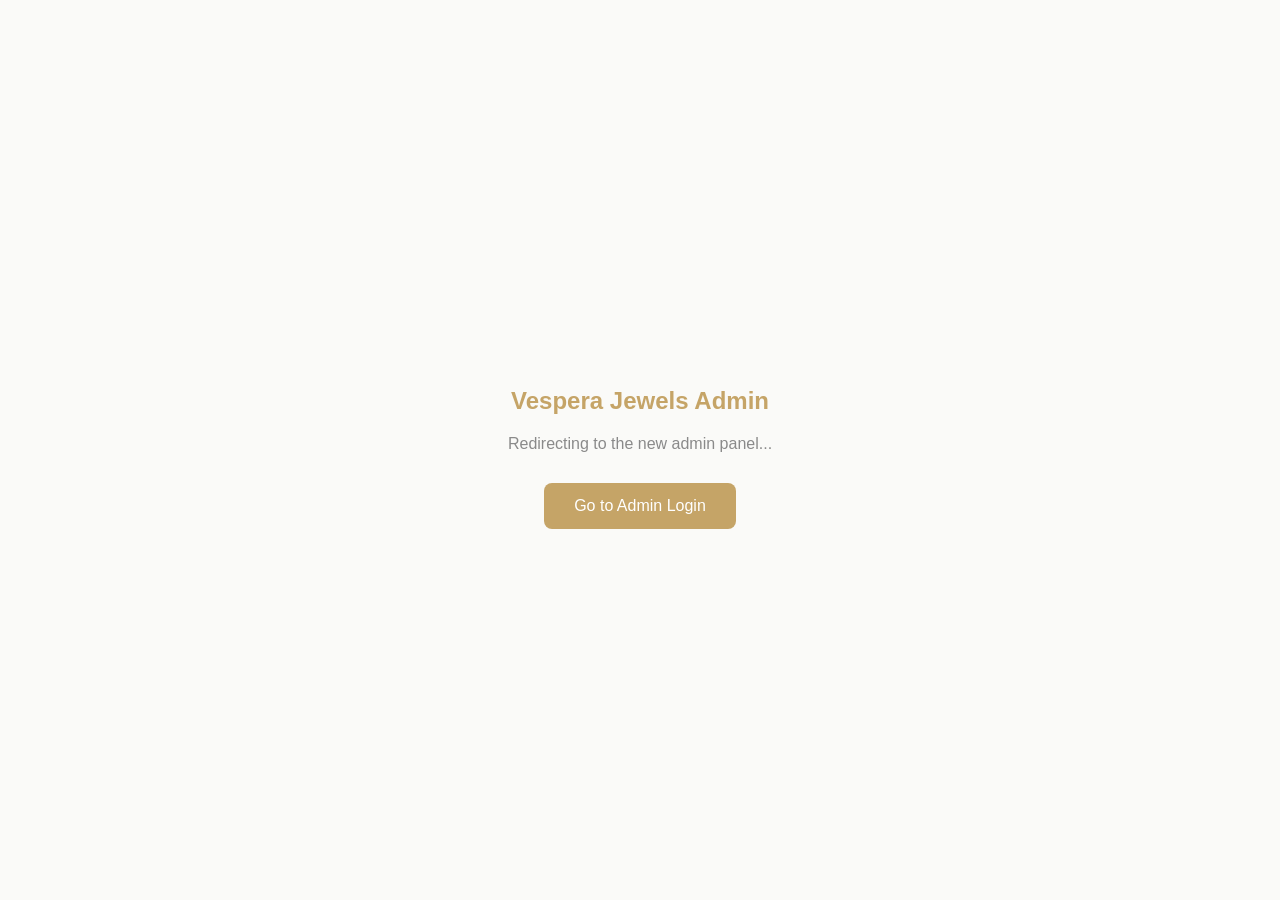
<file: admin/index.html>
<!DOCTYPE html>
<html lang="en">
<head>
    <meta charset="UTF-8">
    <meta name="viewport" content="width=device-width, initial-scale=1.0">
    <title>Vespera Jewels Admin - Redirecting...</title>
    <style>
        body {
            font-family: -apple-system, BlinkMacSystemFont, 'Segoe UI', Roboto, sans-serif;
            display: flex;
            align-items: center;
            justify-content: center;
            min-height: 100vh;
            margin: 0;
            background: #FAFAF8;
        }
        .container {
            text-align: center;
            padding: 40px;
        }
        h1 {
            color: #C5A467;
            font-size: 24px;
            margin-bottom: 20px;
        }
        p {
            color: #8A8A8A;
            margin-bottom: 30px;
        }
        a {
            display: inline-block;
            padding: 14px 30px;
            background: #C5A467;
            color: #fff;
            text-decoration: none;
            border-radius: 8px;
            font-weight: 500;
            transition: background 0.3s;
        }
        a:hover {
            background: #B8924A;
        }
    </style>
    <script>
        // Redirect to dashboard after a brief delay
        setTimeout(function() {
            window.location.href = 'login.html';
        }, 1500);
    </script>
</head>
<body>
    <div class="container">
        <h1>Vespera Jewels Admin</h1>
        <p>Redirecting to the new admin panel...</p>
        <a href="login.html">Go to Admin Login</a>
    </div>
</body>
</html>
</file>
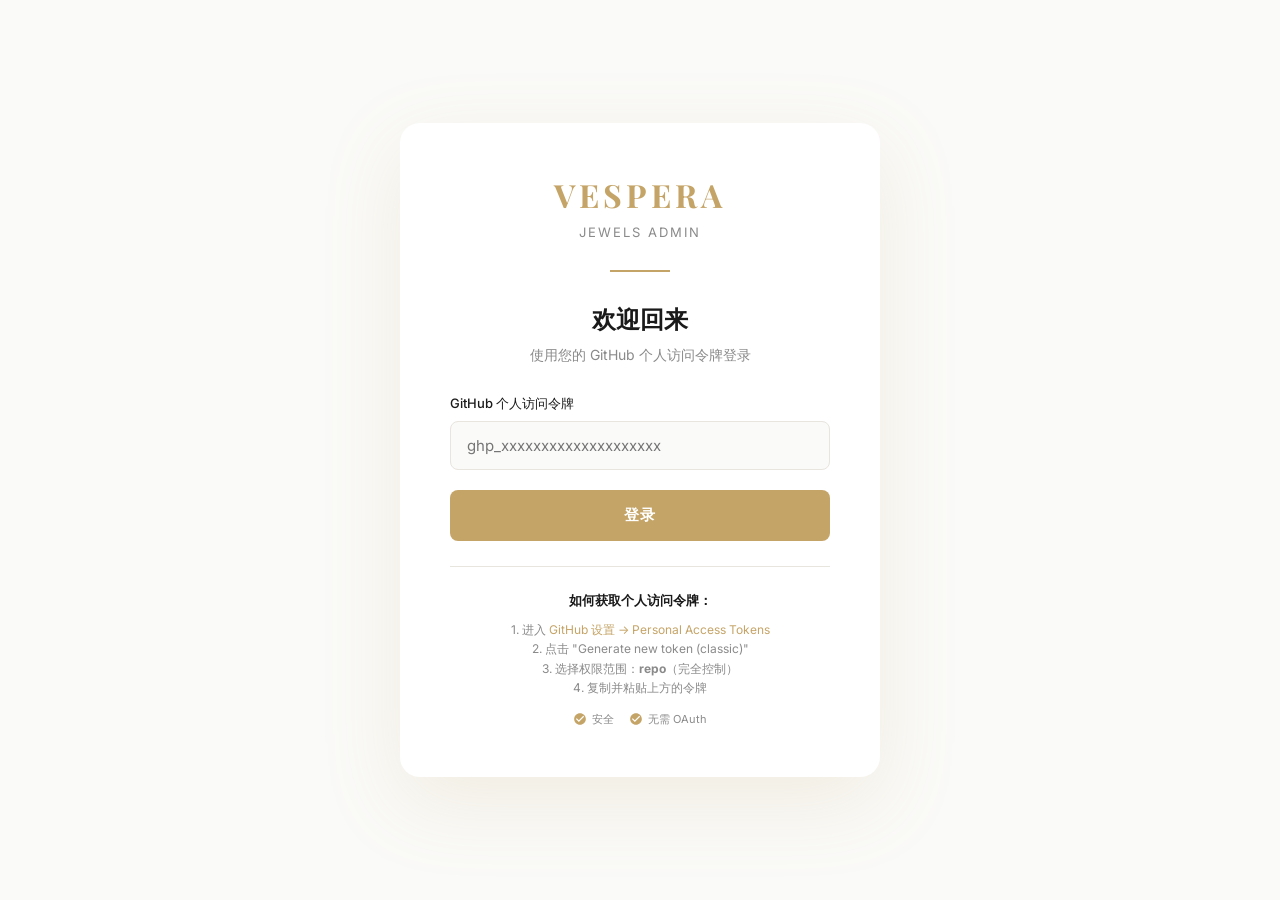
<file: admin/dashboard.html>
<!DOCTYPE html>
<html lang="zh-CN">
<head>
    <meta charset="UTF-8">
    <meta name="viewport" content="width=device-width, initial-scale=1.0">
    <title>管理后台 - Vespera Jewels Admin</title>
    <link href="https://fonts.googleapis.com/css2?family=Playfair+Display:wght@400;500;600;700&family=Inter:wght@300;400;500;600&display=swap" rel="stylesheet">
    <style>
        * {
            margin: 0;
            padding: 0;
            box-sizing: border-box;
        }

        :root {
            --gold: #C5A467;
            --gold-dark: #B8924A;
            --bg: #FAFAF8;
            --white: #FFFFFF;
            --dark: #0F0F0F;
            --text: #1A1A1A;
            --text-secondary: #8A8A8A;
            --border: #E8E4DE;
            --sidebar-width: 280px;
        }

        body {
            font-family: 'Inter', sans-serif;
            background: var(--bg);
            color: var(--text);
            min-height: 100vh;
        }

        /* Sidebar */
        .sidebar {
            position: fixed;
            left: 0;
            top: 0;
            width: var(--sidebar-width);
            height: 100vh;
            background: var(--white);
            border-right: 1px solid var(--border);
            display: flex;
            flex-direction: column;
            z-index: 100;
            transition: transform 0.3s ease;
        }

        .sidebar-header {
            padding: 25px;
            border-bottom: 1px solid var(--border);
        }

        .sidebar-header h1 {
            font-family: 'Playfair Display', serif;
            font-size: 22px;
            color: var(--gold);
            letter-spacing: 3px;
            margin-bottom: 5px;
        }

        .sidebar-header p {
            font-size: 11px;
            color: var(--text-secondary);
            letter-spacing: 1px;
            text-transform: uppercase;
        }

        .user-info {
            padding: 15px 25px;
            background: var(--bg);
            display: flex;
            align-items: center;
            gap: 10px;
            font-size: 13px;
        }

        .user-avatar {
            width: 32px;
            height: 32px;
            border-radius: 50%;
            background: var(--gold);
            display: flex;
            align-items: center;
            justify-content: center;
            color: var(--white);
            font-weight: 600;
            font-size: 14px;
        }

        .user-name {
            flex: 1;
            font-weight: 500;
        }

        .logout-btn {
            background: none;
            border: none;
            color: var(--text-secondary);
            cursor: pointer;
            padding: 5px;
            border-radius: 4px;
            transition: all 0.2s;
        }

        .logout-btn:hover {
            color: #EF4444;
            background: #FEE2E2;
        }

        .nav-menu {
            flex: 1;
            overflow-y: auto;
            padding: 15px 0;
        }

        .nav-section {
            margin-bottom: 5px;
        }

        .nav-section-title {
            padding: 10px 25px 5px;
            font-size: 10px;
            font-weight: 600;
            color: var(--text-secondary);
            letter-spacing: 1.5px;
            text-transform: uppercase;
        }

        .nav-item {
            display: flex;
            align-items: center;
            padding: 12px 25px;
            color: var(--text);
            text-decoration: none;
            font-size: 14px;
            cursor: pointer;
            transition: all 0.2s;
            border-left: 3px solid transparent;
            gap: 12px;
        }

        .nav-item:hover {
            background: var(--bg);
            color: var(--gold);
        }

        .nav-item.active {
            background: rgba(197, 164, 103, 0.08);
            color: var(--gold);
            border-left-color: var(--gold);
            font-weight: 500;
        }

        .nav-icon {
            width: 20px;
            height: 20px;
            display: flex;
            align-items: center;
            justify-content: center;
        }

        .nav-icon svg {
            width: 18px;
            height: 18px;
            stroke: currentColor;
            fill: none;
            stroke-width: 1.5;
        }

        .sidebar-footer {
            padding: 20px 25px;
            border-top: 1px solid var(--border);
        }

        .save-btn {
            width: 100%;
            padding: 14px;
            background: var(--gold);
            color: var(--white);
            border: none;
            border-radius: 8px;
            font-size: 14px;
            font-weight: 600;
            cursor: pointer;
            transition: all 0.3s;
            display: flex;
            align-items: center;
            justify-content: center;
            gap: 8px;
        }

        .save-btn:hover:not(:disabled) {
            background: var(--gold-dark);
        }

        .save-btn:disabled {
            opacity: 0.5;
            cursor: not-allowed;
        }

        .save-btn.saving {
            position: relative;
            color: transparent;
        }

        .save-btn.saving::after {
            content: '';
            position: absolute;
            width: 18px;
            height: 18px;
            border: 2px solid var(--white);
            border-top-color: transparent;
            border-radius: 50%;
            animation: spin 0.8s linear infinite;
        }

        @keyframes spin {
            to { transform: rotate(360deg); }
        }

        /* Main Content */
        .main-content {
            margin-left: var(--sidebar-width);
            min-height: 100vh;
            padding: 30px;
        }

        .content-header {
            margin-bottom: 30px;
            display: flex;
            align-items: center;
            justify-content: space-between;
        }

        .content-header h2 {
            font-family: 'Playfair Display', serif;
            font-size: 28px;
            color: var(--text);
        }

        .content-header p {
            color: var(--text-secondary);
            margin-top: 5px;
            font-size: 14px;
        }

        /* Editor Panel */
        .editor-panel {
            background: var(--white);
            border-radius: 12px;
            box-shadow: 0 4px 20px rgba(0, 0, 0, 0.04);
            overflow: hidden;
        }

        .panel-tabs {
            display: flex;
            border-bottom: 1px solid var(--border);
            background: var(--bg);
        }

        .panel-tab {
            padding: 15px 25px;
            font-size: 13px;
            font-weight: 500;
            color: var(--text-secondary);
            cursor: pointer;
            border-bottom: 2px solid transparent;
            transition: all 0.2s;
        }

        .panel-tab:hover {
            color: var(--text);
        }

        .panel-tab.active {
            color: var(--gold);
            border-bottom-color: var(--gold);
            background: var(--white);
        }

        .panel-content {
            padding: 30px;
        }

        .tab-panel {
            display: none;
        }

        .tab-panel.active {
            display: block;
        }

        /* Form Styles */
        .form-grid {
            display: grid;
            grid-template-columns: repeat(auto-fit, minmax(300px, 1fr));
            gap: 25px;
        }

        .form-group {
            margin-bottom: 20px;
        }

        .form-group.full-width {
            grid-column: 1 / -1;
        }

        label {
            display: block;
            font-size: 13px;
            font-weight: 500;
            color: var(--text);
            margin-bottom: 8px;
        }

        label .hint {
            font-weight: 400;
            color: var(--text-secondary);
            font-size: 12px;
        }

        input[type="text"],
        input[type="number"],
        input[type="url"],
        input[type="color"],
        textarea,
        select {
            width: 100%;
            padding: 12px 14px;
            border: 1px solid var(--border);
            border-radius: 8px;
            font-size: 14px;
            font-family: 'Inter', sans-serif;
            background: var(--bg);
            transition: all 0.2s;
        }

        input:focus,
        textarea:focus,
        select:focus {
            outline: none;
            border-color: var(--gold);
            box-shadow: 0 0 0 3px rgba(197, 164, 103, 0.1);
        }

        textarea {
            min-height: 100px;
            resize: vertical;
        }

        input[type="color"] {
            height: 44px;
            padding: 4px;
            cursor: pointer;
        }

        /* List Editor */
        .list-editor {
            background: var(--bg);
            border-radius: 8px;
            padding: 15px;
        }

        .list-item {
            background: var(--white);
            border: 1px solid var(--border);
            border-radius: 8px;
            padding: 15px;
            margin-bottom: 10px;
        }

        .list-item:last-child {
            margin-bottom: 0;
        }

        .list-item-header {
            display: flex;
            align-items: center;
            justify-content: space-between;
            margin-bottom: 15px;
        }

        .list-item-title {
            font-weight: 500;
            font-size: 14px;
        }

        .list-item-actions {
            display: flex;
            gap: 8px;
        }

        .btn-small {
            padding: 6px 12px;
            font-size: 12px;
            border-radius: 6px;
            border: none;
            cursor: pointer;
            transition: all 0.2s;
        }

        .btn-add {
            background: var(--gold);
            color: var(--white);
        }

        .btn-add:hover {
            background: var(--gold-dark);
        }

        .btn-remove {
            background: #FEE2E2;
            color: #991B1B;
        }

        .btn-remove:hover {
            background: #FECACA;
        }

        .btn-edit {
            background: var(--bg);
            color: var(--text);
            border: 1px solid var(--border);
        }

        .btn-edit:hover {
            background: var(--border);
        }

        .nested-fields {
            display: grid;
            grid-template-columns: repeat(auto-fit, minmax(200px, 1fr));
            gap: 12px;
        }

        .nested-fields .form-group {
            margin-bottom: 0;
        }

        /* Image Preview */
        .image-preview {
            margin-top: 10px;
            max-width: 200px;
            border-radius: 8px;
            overflow: hidden;
            border: 1px solid var(--border);
        }

        .image-preview img {
            width: 100%;
            height: auto;
            display: block;
        }

        /* Toast Notification */
        .toast {
            position: fixed;
            bottom: 30px;
            right: 30px;
            padding: 16px 24px;
            border-radius: 10px;
            font-size: 14px;
            font-weight: 500;
            display: flex;
            align-items: center;
            gap: 10px;
            transform: translateY(100px);
            opacity: 0;
            transition: all 0.3s ease;
            z-index: 1000;
        }

        .toast.show {
            transform: translateY(0);
            opacity: 1;
        }

        .toast.success {
            background: #D1FAE5;
            color: #065F46;
            border: 1px solid #A7F3D0;
        }

        .toast.error {
            background: #FEE2E2;
            color: #991B1B;
            border: 1px solid #FECACA;
        }

        .toast-icon {
            width: 20px;
            height: 20px;
        }

        /* Section Divider */
        .section-divider {
            grid-column: 1 / -1;
            padding: 20px 0;
            margin: 10px 0;
            border-top: 1px solid var(--border);
        }

        .section-title {
            font-family: 'Playfair Display', serif;
            font-size: 18px;
            color: var(--gold);
            margin-bottom: 15px;
        }

        /* Mobile Menu Toggle */
        .mobile-toggle {
            display: none;
            position: fixed;
            top: 20px;
            left: 20px;
            z-index: 200;
            width: 44px;
            height: 44px;
            background: var(--white);
            border: 1px solid var(--border);
            border-radius: 8px;
            cursor: pointer;
            align-items: center;
            justify-content: center;
        }

        .mobile-toggle svg {
            width: 20px;
            height: 20px;
            stroke: var(--text);
        }

        .overlay {
            display: none;
            position: fixed;
            top: 0;
            left: 0;
            right: 0;
            bottom: 0;
            background: rgba(0, 0, 0, 0.3);
            z-index: 99;
        }

        /* Empty State */
        .empty-state {
            text-align: center;
            padding: 60px 20px;
            color: var(--text-secondary);
        }

        .empty-state svg {
            width: 60px;
            height: 60px;
            stroke: var(--border);
            margin-bottom: 20px;
        }

        /* Scrollbar */
        ::-webkit-scrollbar {
            width: 6px;
        }

        ::-webkit-scrollbar-track {
            background: transparent;
        }

        ::-webkit-scrollbar-thumb {
            background: var(--border);
            border-radius: 3px;
        }

        ::-webkit-scrollbar-thumb:hover {
            background: var(--text-secondary);
        }

        /* Responsive */
        @media (max-width: 900px) {
            .mobile-toggle {
                display: flex;
            }

            .sidebar {
                transform: translateX(-100%);
            }

            .sidebar.open {
                transform: translateX(0);
            }

            .overlay.open {
                display: block;
            }

            .main-content {
                margin-left: 0;
                padding: 80px 20px 20px;
            }

            .form-grid {
                grid-template-columns: 1fr;
            }
        }

        /* Loading State */
        .loading-overlay {
            position: fixed;
            top: 0;
            left: 0;
            right: 0;
            bottom: 0;
            background: rgba(250, 250, 248, 0.9);
            display: flex;
            align-items: center;
            justify-content: center;
            z-index: 500;
        }

        .loading-spinner {
            text-align: center;
        }

        .loading-spinner svg {
            width: 50px;
            height: 50px;
            stroke: var(--gold);
            animation: rotate 2s linear infinite;
        }

        .loading-spinner p {
            margin-top: 15px;
            color: var(--text-secondary);
            font-size: 14px;
        }

        @keyframes rotate {
            100% { transform: rotate(360deg); }
        }

        .hidden {
            display: none !important;
        }

        /* Image Upload Component */
        .image-upload-wrapper {
            background: var(--bg);
            border: 1px solid var(--border);
            border-radius: 8px;
            padding: 15px;
        }

        .image-upload-preview {
            position: relative;
            max-width: 200px;
            margin-bottom: 12px;
            border-radius: 8px;
            overflow: hidden;
            border: 1px solid var(--border);
        }

        .image-upload-preview img {
            width: 100%;
            height: auto;
            display: block;
        }

        .image-upload-preview .remove-btn {
            position: absolute;
            top: 8px;
            right: 8px;
            width: 28px;
            height: 28px;
            background: rgba(0, 0, 0, 0.6);
            border: none;
            border-radius: 50%;
            color: white;
            cursor: pointer;
            display: flex;
            align-items: center;
            justify-content: center;
            transition: background 0.2s;
        }

        .image-upload-preview .remove-btn:hover {
            background: rgba(239, 68, 68, 0.8);
        }

        .image-size-hint {
            font-size: 11px;
            color: var(--text-secondary);
            margin-bottom: 10px;
            display: flex;
            align-items: center;
            gap: 5px;
        }

        .image-size-hint svg {
            width: 14px;
            height: 14px;
        }

        .image-upload-actions {
            display: flex;
            flex-direction: column;
            gap: 8px;
        }

        .upload-btn {
            display: flex;
            align-items: center;
            justify-content: center;
            gap: 8px;
            padding: 12px 16px;
            background: var(--gold);
            color: var(--white);
            border: none;
            border-radius: 8px;
            font-size: 13px;
            font-weight: 500;
            cursor: pointer;
            transition: all 0.2s;
        }

        .upload-btn:hover:not(:disabled) {
            background: var(--gold-dark);
        }

        .upload-btn:disabled {
            opacity: 0.6;
            cursor: not-allowed;
        }

        .upload-btn svg {
            width: 18px;
            height: 18px;
        }

        .url-toggle {
            font-size: 12px;
            color: var(--text-secondary);
            background: none;
            border: none;
            cursor: pointer;
            padding: 5px 0;
            text-align: left;
            display: flex;
            align-items: center;
            gap: 5px;
        }

        .url-toggle:hover {
            color: var(--gold);
        }

        .url-toggle svg {
            width: 14px;
            height: 14px;
            transition: transform 0.2s;
        }

        .url-toggle.expanded svg {
            transform: rotate(180deg);
        }

        .url-input-wrapper {
            display: none;
            margin-top: 8px;
        }

        .url-input-wrapper.show {
            display: block;
        }

        .url-input-wrapper input {
            width: 100%;
            padding: 10px 12px;
            border: 1px solid var(--border);
            border-radius: 6px;
            font-size: 13px;
            font-family: 'Inter', sans-serif;
        }

        .url-input-wrapper input:focus {
            outline: none;
            border-color: var(--gold);
        }

        .upload-progress {
            display: none;
            align-items: center;
            gap: 10px;
            padding: 10px;
            background: rgba(197, 164, 103, 0.1);
            border-radius: 6px;
            font-size: 12px;
            color: var(--gold);
        }

        .upload-progress.show {
            display: flex;
        }

        .upload-progress .spinner {
            width: 16px;
            height: 16px;
            border: 2px solid var(--gold);
            border-top-color: transparent;
            border-radius: 50%;
            animation: spin 0.8s linear infinite;
        }

        /* Hidden file input */
        .file-input-hidden {
            display: none;
        }

        /* Product Grid */
        .product-grid {
            display: grid;
            grid-template-columns: repeat(auto-fill, minmax(280px, 1fr));
            gap: 24px;
            padding: 10px 0;
        }

        .product-card {
            background: var(--white);
            border: 1px solid var(--border);
            border-radius: 12px;
            overflow: hidden;
            transition: all 0.3s ease;
        }

        .product-card:hover {
            box-shadow: 0 8px 25px rgba(0, 0, 0, 0.08);
            transform: translateY(-2px);
        }

        .product-card-image {
            position: relative;
            width: 100%;
            height: 200px;
            background: var(--bg);
            overflow: hidden;
        }

        .product-card-image img {
            width: 100%;
            height: 100%;
            object-fit: cover;
        }

        .product-card-image .placeholder {
            display: flex;
            align-items: center;
            justify-content: center;
            width: 100%;
            height: 100%;
            color: var(--text-secondary);
        }

        .product-card-image .placeholder svg {
            width: 48px;
            height: 48px;
            stroke: var(--border);
        }

        .product-card-body {
            padding: 16px;
        }

        .product-card-category {
            font-size: 11px;
            text-transform: uppercase;
            color: var(--gold);
            letter-spacing: 1px;
            margin-bottom: 6px;
        }

        .product-card-name {
            font-family: 'Playfair Display', serif;
            font-size: 16px;
            font-weight: 600;
            color: var(--text);
            margin-bottom: 6px;
            line-height: 1.3;
        }

        .product-card-price {
            font-size: 15px;
            font-weight: 500;
            color: var(--text);
            margin-bottom: 12px;
        }

        .product-card-footer {
            display: flex;
            justify-content: space-between;
            align-items: center;
            padding-top: 12px;
            border-top: 1px solid var(--border);
        }

        .product-status {
            font-size: 11px;
            padding: 4px 8px;
            border-radius: 4px;
        }

        .product-status.published {
            background: #D1FAE5;
            color: #065F46;
        }

        .product-status.draft {
            background: #FEF3C7;
            color: #92400E;
        }

        .product-card-actions {
            display: flex;
            gap: 8px;
        }

        .product-card-actions button {
            padding: 6px 12px;
            font-size: 12px;
            border-radius: 6px;
            border: none;
            cursor: pointer;
            transition: all 0.2s;
        }

        .product-card-actions .btn-edit {
            background: var(--gold);
            color: var(--white);
        }

        .product-card-actions .btn-edit:hover {
            background: var(--gold-dark);
        }

        .product-card-actions .btn-delete {
            background: #FEE2E2;
            color: #991B1B;
        }

        .product-card-actions .btn-delete:hover {
            background: #FECACA;
        }

        /* Add Product Button */
        .add-product-btn {
            display: inline-flex;
            align-items: center;
            gap: 8px;
            padding: 12px 20px;
            background: var(--gold);
            color: var(--white);
            border: none;
            border-radius: 8px;
            font-size: 14px;
            font-weight: 500;
            cursor: pointer;
            transition: all 0.2s;
        }

        .add-product-btn:hover {
            background: var(--gold-dark);
        }

        .add-product-btn svg {
            width: 18px;
            height: 18px;
        }

        /* Product Modal */
        .modal-overlay {
            position: fixed;
            top: 0;
            left: 0;
            right: 0;
            bottom: 0;
            background: rgba(0, 0, 0, 0.5);
            z-index: 1000;
            display: flex;
            align-items: flex-start;
            justify-content: center;
            padding: 40px 20px;
            overflow-y: auto;
        }

        .product-modal {
            background: var(--white);
            border-radius: 16px;
            max-width: 900px;
            width: 100%;
            max-height: calc(100vh - 80px);
            overflow: hidden;
            display: flex;
            flex-direction: column;
        }

        .product-modal-header {
            padding: 20px 25px;
            border-bottom: 1px solid var(--border);
            display: flex;
            align-items: center;
            justify-content: space-between;
            background: var(--bg);
        }

        .product-modal-header h3 {
            font-family: 'Playfair Display', serif;
            font-size: 20px;
            color: var(--gold);
        }

        .product-modal-close {
            background: none;
            border: none;
            cursor: pointer;
            padding: 5px;
            color: var(--text-secondary);
            border-radius: 6px;
            transition: all 0.2s;
        }

        .product-modal-close:hover {
            background: var(--border);
            color: var(--text);
        }

        .product-modal-body {
            padding: 25px;
            overflow-y: auto;
            flex: 1;
        }

        .product-modal-footer {
            padding: 20px 25px;
            border-top: 1px solid var(--border);
            display: flex;
            justify-content: flex-end;
            gap: 12px;
            background: var(--bg);
        }

        .product-modal-footer button {
            padding: 12px 24px;
            font-size: 14px;
            font-weight: 500;
            border-radius: 8px;
            cursor: pointer;
            transition: all 0.2s;
        }

        .product-modal-footer .btn-cancel {
            background: var(--white);
            border: 1px solid var(--border);
            color: var(--text);
        }

        .product-modal-footer .btn-cancel:hover {
            background: var(--bg);
        }

        .product-modal-footer .btn-save {
            background: var(--gold);
            border: none;
            color: var(--white);
        }

        .product-modal-footer .btn-save:hover {
            background: var(--gold-dark);
        }

        /* Category Manager Styles */
        .category-manager-modal {
            background: var(--white);
            border-radius: 16px;
            max-width: 600px;
            width: 100%;
            max-height: calc(100vh - 80px);
            overflow: hidden;
            display: flex;
            flex-direction: column;
        }

        .category-manager-body {
            padding: 20px;
            overflow-y: auto;
            flex: 1;
        }

        .category-list {
            list-style: none;
            padding: 0;
            margin: 0;
        }

        .category-item {
            display: flex;
            align-items: center;
            padding: 12px 16px;
            background: var(--bg);
            border-radius: 10px;
            margin-bottom: 10px;
            gap: 12px;
        }

        .category-item.system-category {
            background: #f0f0f0;
            border: 1px dashed var(--border);
        }

        .category-item-info {
            flex: 1;
            min-width: 0;
        }

        .category-item-name {
            font-size: 15px;
            font-weight: 500;
            color: var(--text);
            margin-bottom: 4px;
        }

        .category-item-id {
            font-size: 12px;
            color: var(--text-secondary);
        }

        .category-item.system-category .category-item-name {
            color: var(--text-secondary);
        }

        .category-item input {
            flex: 1;
            padding: 8px 12px;
            border: 1px solid var(--border);
            border-radius: 6px;
            font-size: 14px;
            background: var(--white);
        }

        .category-item input:focus {
            outline: none;
            border-color: var(--gold);
        }

        .category-item-actions {
            display: flex;
            gap: 6px;
        }

        .category-item-actions button {
            padding: 6px 10px;
            font-size: 12px;
            border-radius: 6px;
            cursor: pointer;
            transition: all 0.2s;
            border: none;
        }

        .category-item-actions .btn-edit-cat {
            background: var(--bg);
            border: 1px solid var(--border);
            color: var(--text);
        }

        .category-item-actions .btn-edit-cat:hover {
            background: var(--gold);
            border-color: var(--gold);
            color: var(--white);
        }

        .category-item-actions .btn-delete-cat {
            background: #fee2e2;
            border: 1px solid #fecaca;
            color: #dc2626;
        }

        .category-item-actions .btn-delete-cat:hover {
            background: #dc2626;
            color: var(--white);
        }

        .category-item-actions .btn-save-cat {
            background: var(--gold);
            border: 1px solid var(--gold);
            color: var(--white);
        }

        .category-item-actions .btn-save-cat:hover {
            background: var(--gold-dark);
        }

        .category-item-actions .btn-cancel-cat {
            background: var(--bg);
            border: 1px solid var(--border);
            color: var(--text);
        }

        .category-item-actions .btn-cancel-cat:hover {
            background: var(--border);
        }

        .category-item-actions .btn-disabled {
            opacity: 0.4;
            cursor: not-allowed;
        }

        .add-category-btn {
            display: flex;
            align-items: center;
            justify-content: center;
            gap: 8px;
            width: 100%;
            padding: 14px;
            background: var(--bg);
            border: 2px dashed var(--border);
            border-radius: 10px;
            color: var(--text-secondary);
            font-size: 14px;
            cursor: pointer;
            transition: all 0.2s;
            margin-top: 10px;
        }

        .add-category-btn:hover {
            border-color: var(--gold);
            color: var(--gold);
            background: rgba(197, 164, 103, 0.05);
        }

        .add-category-btn svg {
            width: 18px;
            height: 18px;
        }

        .manage-categories-btn {
            display: inline-flex;
            align-items: center;
            gap: 6px;
            padding: 8px 14px;
            background: var(--white);
            border: 1px solid var(--border);
            border-radius: 8px;
            color: var(--text);
            font-size: 13px;
            cursor: pointer;
            transition: all 0.2s;
            margin-left: 8px;
        }

        .manage-categories-btn:hover {
            border-color: var(--gold);
            color: var(--gold);
        }

        .manage-categories-btn svg {
            width: 16px;
            height: 16px;
        }

        /* Multi-Image Gallery */
        .product-images-gallery {
            background: var(--bg);
            border: 1px solid var(--border);
            border-radius: 12px;
            padding: 20px;
        }

        .gallery-header {
            display: flex;
            justify-content: space-between;
            align-items: center;
            margin-bottom: 16px;
        }

        .gallery-header h4 {
            font-size: 14px;
            font-weight: 600;
            color: var(--text);
        }

        .gallery-header span {
            font-size: 12px;
            color: var(--text-secondary);
        }

        .gallery-grid {
            display: grid;
            grid-template-columns: repeat(auto-fill, minmax(140px, 1fr));
            gap: 12px;
        }

        .gallery-item {
            position: relative;
            background: var(--white);
            border: 1px solid var(--border);
            border-radius: 8px;
            overflow: hidden;
            aspect-ratio: 1;
        }

        .gallery-item img {
            width: 100%;
            height: 100%;
            object-fit: cover;
        }

        .gallery-item .empty-slot {
            display: flex;
            flex-direction: column;
            align-items: center;
            justify-content: center;
            width: 100%;
            height: 100%;
            color: var(--text-secondary);
            cursor: pointer;
            transition: all 0.2s;
        }

        .gallery-item .empty-slot:hover {
            background: rgba(197, 164, 103, 0.05);
            color: var(--gold);
        }

        .gallery-item .empty-slot svg {
            width: 32px;
            height: 32px;
            margin-bottom: 6px;
            stroke: currentColor;
        }

        .gallery-item .empty-slot span {
            font-size: 11px;
        }

        .gallery-item-actions {
            position: absolute;
            top: 6px;
            right: 6px;
            display: flex;
            gap: 4px;
            opacity: 0;
            transition: opacity 0.2s;
        }

        .gallery-item:hover .gallery-item-actions {
            opacity: 1;
        }

        .gallery-item-actions button {
            width: 28px;
            height: 28px;
            border: none;
            border-radius: 6px;
            cursor: pointer;
            display: flex;
            align-items: center;
            justify-content: center;
            transition: all 0.2s;
        }

        .gallery-item-actions .btn-move-up,
        .gallery-item-actions .btn-move-down {
            background: rgba(255, 255, 255, 0.9);
            color: var(--text);
        }

        .gallery-item-actions .btn-move-up:hover,
        .gallery-item-actions .btn-move-down:hover {
            background: var(--gold);
            color: var(--white);
        }

        .gallery-item-actions .btn-remove {
            background: rgba(255, 255, 255, 0.9);
            color: #991B1B;
        }

        .gallery-item-actions .btn-remove:hover {
            background: #EF4444;
            color: var(--white);
        }

        .gallery-item-actions svg {
            width: 16px;
            height: 16px;
        }

        .gallery-item-number {
            position: absolute;
            bottom: 6px;
            left: 6px;
            background: rgba(0, 0, 0, 0.6);
            color: white;
            font-size: 10px;
            padding: 2px 6px;
            border-radius: 4px;
        }

        /* Toggle Switch */
        .toggle-wrapper {
            display: flex;
            align-items: center;
            gap: 10px;
        }

        .toggle-switch {
            position: relative;
            width: 48px;
            height: 26px;
        }

        .toggle-switch input {
            opacity: 0;
            width: 0;
            height: 0;
        }

        .toggle-slider {
            position: absolute;
            cursor: pointer;
            top: 0;
            left: 0;
            right: 0;
            bottom: 0;
            background-color: #ccc;
            transition: 0.3s;
            border-radius: 26px;
        }

        .toggle-slider:before {
            position: absolute;
            content: "";
            height: 20px;
            width: 20px;
            left: 3px;
            bottom: 3px;
            background-color: white;
            transition: 0.3s;
            border-radius: 50%;
        }

        .toggle-switch input:checked + .toggle-slider {
            background-color: var(--gold);
        }

        .toggle-switch input:checked + .toggle-slider:before {
            transform: translateX(22px);
        }

        .toggle-label {
            font-size: 14px;
            color: var(--text);
        }
    </style>
</head>
<body>
    <!-- Mobile Toggle -->
    <button class="mobile-toggle" onclick="toggleSidebar()">
        <svg viewBox="0 0 24 24" fill="none" stroke-width="2">
            <line x1="3" y1="6" x2="21" y2="6"></line>
            <line x1="3" y1="12" x2="21" y2="12"></line>
            <line x1="3" y1="18" x2="21" y2="18"></line>
        </svg>
    </button>

    <!-- Overlay -->
    <div class="overlay" onclick="toggleSidebar()"></div>

    <!-- Sidebar -->
    <aside class="sidebar">
        <div class="sidebar-header">
            <h1>VESPERA</h1>
            <p>Jewels Admin</p>
        </div>

        <div class="user-info">
            <div class="user-avatar" id="userAvatar">?</div>
            <span class="user-name" id="userName">加载中...</span>
            <button class="logout-btn" onclick="logout()" title="退出登录">
                <svg width="18" height="18" viewBox="0 0 24 24" fill="none" stroke="currentColor" stroke-width="2">
                    <path d="M9 21H5a2 2 0 0 1-2-2V5a2 2 0 0 1 2-2h4"></path>
                    <polyline points="16 17 21 12 16 7"></polyline>
                    <line x1="21" y1="12" x2="9" y2="12"></line>
                </svg>
            </button>
        </div>

        <nav class="nav-menu">
            <div class="nav-section">
                <div class="nav-section-title">内容管理</div>
                <div class="nav-item active" data-section="home" onclick="switchSection('home')">
                    <span class="nav-icon">
                        <svg viewBox="0 0 24 24"><path d="M3 9l9-7 9 7v11a2 2 0 0 1-2 2H5a2 2 0 0 1-2-2z"></path><polyline points="9 22 9 12 15 12 15 22"></polyline></svg>
                    </span>
                    Home
                </div>
                <div class="nav-item" data-section="about" onclick="switchSection('about')">
                    <span class="nav-icon">
                        <svg viewBox="0 0 24 24"><circle cx="12" cy="12" r="10"></circle><line x1="12" y1="16" x2="12" y2="12"></line><line x1="12" y1="8" x2="12.01" y2="8"></line></svg>
                    </span>
                    About Us
                </div>
                <div class="nav-item" data-section="contact" onclick="switchSection('contact')">
                    <span class="nav-icon">
                        <svg viewBox="0 0 24 24"><path d="M21 11.5a8.38 8.38 0 0 1-.9 3.8 8.5 8.5 0 0 1-7.6 4.7 8.38 8.38 0 0 1-3.8-.9L3 21l1.9-5.7a8.38 8.38 0 0 1-.9-3.8 8.5 8.5 0 0 1 4.7-7.6 8.38 8.38 0 0 1 3.8-.9h.5a8.48 8.48 0 0 1 8 8v.5z"></path></svg>
                    </span>
                    Contact
                </div>
            </div>

            <div class="nav-section">
                <div class="nav-section-title">产品管理</div>
                <div class="nav-item" data-section="jewelry" onclick="switchSection('jewelry')">
                    <span class="nav-icon">
                        <svg viewBox="0 0 24 24"><path d="M12 2L2 7l10 5 10-5-10-5zM2 17l10 5 10-5M2 12l10 5 10-5"></path></svg>
                    </span>
                    Jewelry Settings
                </div>
                <div class="nav-item" data-section="jewelry-products" onclick="switchSection('jewelry-products')">
                    <span class="nav-icon">
                        <svg viewBox="0 0 24 24"><circle cx="12" cy="12" r="3"></circle><path d="M12 1v4M12 19v4M4.22 4.22l2.83 2.83M16.95 16.95l2.83 2.83M1 12h4M19 12h4M4.22 19.78l2.83-2.83M16.95 7.05l2.83-2.83"></path></svg>
                    </span>
                    Jewelry Products
                </div>
                <div class="nav-item" data-section="watches" onclick="switchSection('watches')">
                    <span class="nav-icon">
                        <svg viewBox="0 0 24 24"><circle cx="12" cy="12" r="10"></circle><polyline points="12 6 12 12 16 14"></polyline></svg>
                    </span>
                    Watch Settings
                </div>
                <div class="nav-item" data-section="watch-products" onclick="switchSection('watch-products')">
                    <span class="nav-icon">
                        <svg viewBox="0 0 24 24"><rect x="3" y="4" width="18" height="18" rx="2" ry="2"></rect><line x1="16" y1="2" x2="16" y2="6"></line><line x1="8" y1="2" x2="8" y2="6"></line><line x1="3" y1="10" x2="21" y2="10"></line></svg>
                    </span>
                    Watch Products
                </div>
                <div class="nav-item" data-section="featured" onclick="switchSection('featured')">
                    <span class="nav-icon">
                        <svg viewBox="0 0 24 24"><polygon points="12 2 15.09 8.26 22 9.27 17 14.14 18.18 21.02 12 17.77 5.82 21.02 7 14.14 2 9.27 8.91 8.26 12 2"></polygon></svg>
                    </span>
                    精选产品
                </div>
            </div>

            <div class="nav-section">
                <div class="nav-section-title">信息页面</div>
                <div class="nav-item" data-section="faq-items" onclick="switchSection('faq-items')">
                    <span class="nav-icon">
                        <svg viewBox="0 0 24 24"><circle cx="12" cy="12" r="10"></circle><path d="M9.09 9a3 3 0 0 1 5.83 1c0 2-3 3-3 3"></path><line x1="12" y1="17" x2="12.01" y2="17"></line></svg>
                    </span>
                    FAQ
                </div>
                <div class="nav-item" data-section="process" onclick="switchSection('process')">
                    <span class="nav-icon">
                        <svg viewBox="0 0 24 24"><polyline points="16 3 21 3 21 8"></polyline><line x1="4" y1="20" x2="21" y2="3"></line><polyline points="21 16 21 21 16 21"></polyline><line x1="15" y1="15" x2="21" y2="21"></line><line x1="4" y1="4" x2="9" y2="9"></line></svg>
                    </span>
                    Process Steps
                </div>
                <div class="nav-item" data-section="order" onclick="switchSection('order')">
                    <span class="nav-icon">
                        <svg viewBox="0 0 24 24"><circle cx="9" cy="21" r="1"></circle><circle cx="20" cy="21" r="1"></circle><path d="M1 1h4l2.68 13.39a2 2 0 0 0 2 1.61h9.72a2 2 0 0 0 2-1.61L23 6H6"></path></svg>
                    </span>
                    How to Order
                </div>
                <div class="nav-item" data-section="partner" onclick="switchSection('partner')">
                    <span class="nav-icon">
                        <svg viewBox="0 0 24 24"><path d="M17 21v-2a4 4 0 0 0-4-4H5a4 4 0 0 0-4 4v2"></path><circle cx="9" cy="7" r="4"></circle><path d="M23 21v-2a4 4 0 0 0-3-3.87"></path><path d="M16 3.13a4 4 0 0 1 0 7.75"></path></svg>
                    </span>
                    Partner Cases
                </div>
            </div>

            <div class="nav-section">
                <div class="nav-section-title">设置</div>
                <div class="nav-item" data-section="theme" onclick="switchSection('theme')">
                    <span class="nav-icon">
                        <svg viewBox="0 0 24 24"><circle cx="12" cy="12" r="5"></circle><line x1="12" y1="1" x2="12" y2="3"></line><line x1="12" y1="21" x2="12" y2="23"></line><line x1="4.22" y1="4.22" x2="5.64" y2="5.64"></line><line x1="18.36" y1="18.36" x2="19.78" y2="19.78"></line><line x1="1" y1="12" x2="3" y2="12"></line><line x1="21" y1="12" x2="23" y2="12"></line><line x1="4.22" y1="19.78" x2="5.64" y2="18.36"></line><line x1="18.36" y1="5.64" x2="19.78" y2="4.22"></line></svg>
                    </span>
                    Theme Settings
                </div>
            </div>
        </nav>

        <div class="sidebar-footer">
            <button class="save-btn" id="saveBtn" onclick="saveCurrentSection()">
                <svg width="18" height="18" viewBox="0 0 24 24" fill="none" stroke="currentColor" stroke-width="2">
                    <path d="M19 21H5a2 2 0 0 1-2-2V5a2 2 0 0 1 2-2h11l5 5v11a2 2 0 0 1-2 2z"></path>
                    <polyline points="17 21 17 13 7 13 7 21"></polyline>
                    <polyline points="7 3 7 8 15 8"></polyline>
                </svg>
                保存更改
            </button>
        </div>
    </aside>

    <!-- Main Content -->
    <main class="main-content">
        <div class="content-header">
            <div>
                <h2 id="sectionTitle">Home</h2>
                <p id="sectionDesc">编辑首页内容</p>
            </div>
        </div>

        <div class="editor-panel">
            <div class="panel-tabs" id="panelTabs"></div>
            <div class="panel-content" id="panelContent"></div>
        </div>
    </main>

    <!-- Toast -->
    <div class="toast" id="toast">
        <span class="toast-icon"></span>
        <span class="toast-message"></span>
    </div>

    <script>
        // Config
        const REPO_OWNER = 'leejackma';
        const REPO_NAME = 'vesperajewels';
        const BRANCH = 'main';
        const API_BASE = `https://api.github.com/repos/${REPO_OWNER}/${REPO_NAME}/contents`;

        // State
        let currentSection = 'home';
        let token = localStorage.getItem('gh_pat');
        let user = null;
        let sectionData = {};
        let fileSha = {};

        // Check auth
        function checkAuth() {
            if (!token) {
                window.location.href = 'login.html';
                return false;
            }
            try {
                user = JSON.parse(localStorage.getItem('gh_user'));
                if (user) {
                    document.getElementById('userName').textContent = user.login;
                    document.getElementById('userAvatar').textContent = user.login.charAt(0).toUpperCase();
                }
            } catch (e) {
                window.location.href = 'login.html';
            }
            return true;
        }

        function logout() {
            localStorage.removeItem('gh_pat');
            localStorage.removeItem('gh_user');
            window.location.href = 'login.html';
        }

        function toggleSidebar() {
            document.querySelector('.sidebar').classList.toggle('open');
            document.querySelector('.overlay').classList.toggle('open');
        }

        // Toast notification
        function showToast(message, type = 'success') {
            const toast = document.getElementById('toast');
            toast.className = `toast ${type}`;
            toast.querySelector('.toast-message').textContent = message;
            toast.querySelector('.toast-icon').innerHTML = type === 'success' 
                ? '<svg viewBox="0 0 24 24" width="20" height="20" fill="none" stroke="currentColor" stroke-width="2"><path d="M22 11.08V12a10 10 0 1 1-5.93-9.14"></path><polyline points="22 4 12 14.01 9 11.01"></polyline></svg>'
                : '<svg viewBox="0 0 24 24" width="20" height="20" fill="none" stroke="currentColor" stroke-width="2"><circle cx="12" cy="12" r="10"></circle><line x1="15" y1="9" x2="9" y2="15"></line><line x1="9" y1="9" x2="15" y2="15"></line></svg>';
            toast.classList.add('show');
            setTimeout(() => toast.classList.remove('show'), 3000);
        }

        // Image upload configuration - recommended sizes for each field
        const imageConfig = {
            'hero_image': { width: 1920, height: 1080, desc: '横幅背景图' },
            'story_image': { width: 800, height: 600, desc: '故事配图' },
            'image': { width: 600, height: 600, desc: '产品图片' },
            'images': { width: 800, height: 600, desc: '案例图片' }
        };

        function getImageConfig(fieldName, section) {
            // Check for specific section+field combinations
            if (section === 'home' && fieldName === 'hero_image') {
                return { width: 1920, height: 1080, desc: '横幅背景图' };
            }
            if (section === 'about' && fieldName === 'story_image') {
                return { width: 800, height: 600, desc: '故事配图' };
            }
            if (section === 'process' && fieldName === 'image') {
                return { width: 600, height: 400, desc: '步骤图' };
            }
            if (section === 'partner' && fieldName === 'images') {
                return { width: 800, height: 600, desc: '案例图' };
            }
            if ((section === 'jewelry-products' || section === 'watch-products') && fieldName === 'image') {
                return { width: 600, height: 600, desc: '产品图片' };
            }
            // Fallback
            if (imageConfig[fieldName]) {
                return imageConfig[fieldName];
            }
            return { width: 800, height: 600, desc: '通用图片' };
        }

        // Generate unique filename
        function generateImageFilename(section, fieldName, extension) {
            const timestamp = Date.now();
            const cleanSection = section.replace(/-/g, '_');
            const cleanField = fieldName.replace(/\[.*\]/, '').replace(/[^a-zA-Z0-9]/g, '_');
            return `${cleanSection}_${cleanField}_${timestamp}.${extension}`;
        }

        // Upload image to GitHub
        async function uploadImageToGitHub(file, section, fieldName) {
            return new Promise(async (resolve, reject) => {
                try {
                    // Read file as base64
                    const reader = new FileReader();
                    reader.onload = async (e) => {
                        const base64 = e.target.result.split(',')[1];
                        const extension = file.name.split('.').pop().toLowerCase();
                        const filename = generateImageFilename(section, fieldName, extension);
                        const path = `assets/uploads/${filename}`;

                        // Check if file exists and get sha
                        let sha = null;
                        try {
                            const checkResponse = await fetch(`${API_BASE}/${path}?t=${Date.now()}`, {
                                headers: {
                                    'Authorization': `Bearer ${token}`,
                                    'Accept': 'application/vnd.github.v3+json'
                                }
                            });
                            if (checkResponse.ok) {
                                const existingFile = await checkResponse.json();
                                sha = existingFile.sha;
                            }
                        } catch (err) {
                            // File doesn't exist, that's fine
                        }

                        // Upload file
                        const body = {
                            message: `Upload image: ${filename}`,
                            content: base64,
                            branch: BRANCH
                        };
                        if (sha) {
                            body.sha = sha;
                        }

                        const response = await fetch(`${API_BASE}/${path}?t=${Date.now()}`, {
                            method: 'PUT',
                            headers: {
                                'Authorization': `Bearer ${token}`,
                                'Accept': 'application/vnd.github.v3+json',
                                'Content-Type': 'application/json'
                            },
                            body: JSON.stringify(body)
                        });

                        if (!response.ok) {
                            const err = await response.json();
                            throw new Error(err.message || `上传失败: ${response.status}`);
                        }

                        const data = await response.json();
                        resolve({
                            path: `/${data.content.path}`,
                            filename: filename
                        });
                    };
                    reader.onerror = () => reject(new Error('读取文件失败'));
                    reader.readAsDataURL(file);
                } catch (error) {
                    reject(error);
                }
            });
        }

        // Create image upload component
        function createImageUploadComponent(name, currentValue, section, fieldName) {
            const config = getImageConfig(fieldName, section);
            const id = `img-${name}-${Date.now()}`;
            const hasValue = currentValue && currentValue.trim() !== '';
            const isExternalUrl = hasValue && (currentValue.startsWith('http://') || currentValue.startsWith('https://')) && !currentValue.includes('/assets/uploads/');
            // Build preview src: use GitHub raw URL for uploaded images to bypass Cloudflare WAF
            let previewSrc = currentValue || '';
            if (hasValue && !currentValue.startsWith('http')) {
                const cleanPath = currentValue.startsWith('/') ? currentValue.substring(1) : currentValue;
                previewSrc = `https://raw.githubusercontent.com/${REPO_OWNER}/${REPO_NAME}/main/${cleanPath}`;
            }

            return `
                <div class="form-group">
                    <label>${getImageFieldLabel(name)} <span class="hint">(推荐 ${config.width}×${config.height}px)</span></label>
                    <div class="image-upload-wrapper" id="${id}">
                        ${hasValue ? `
                            <div class="image-upload-preview">
                                <img src="${previewSrc}" alt="预览" onerror="this.style.display='none'">
                                <button type="button" class="remove-btn" onclick="removeImagePreview('${id}', '${name}')" title="移除图片">
                                    <svg width="14" height="14" viewBox="0 0 24 24" fill="none" stroke="currentColor" stroke-width="2">
                                        <line x1="18" y1="6" x2="6" y2="18"></line>
                                        <line x1="6" y1="6" x2="18" y2="18"></line>
                                    </svg>
                                </button>
                            </div>
                        ` : ''}
                        
                        <div class="image-size-hint">
                            <svg viewBox="0 0 24 24" fill="none" stroke="currentColor" stroke-width="2">
                                <rect x="3" y="3" width="18" height="18" rx="2" ry="2"></rect>
                                <circle cx="8.5" cy="8.5" r="1.5"></circle>
                                <polyline points="21 15 16 10 5 21"></polyline>
                            </svg>
                            推荐尺寸: ${config.width}×${config.height}px (${config.desc})
                            ${isExternalUrl ? '<span style="color:#E2B94D;margin-left:5px;">[外部链接]</span>' : ''}
                        </div>

                        <div class="image-upload-actions">
                            <input type="file" id="file-${id}" class="file-input-hidden" accept="image/*" onchange="handleFileSelect(event, '${id}', '${name}', '${section}', '${fieldName}')">
                            <button type="button" class="upload-btn" onclick="document.getElementById('file-${id}').click()">
                                <svg viewBox="0 0 24 24" fill="none" stroke="currentColor" stroke-width="2">
                                    <path d="M21 15v4a2 2 0 0 1-2 2H5a2 2 0 0 1-2-2v-4"></path>
                                    <polyline points="17 8 12 3 7 8"></polyline>
                                    <line x1="12" y1="3" x2="12" y2="15"></line>
                                </svg>
                                ${hasValue ? '更换图片' : '上传图片'}
                            </button>
                            
                            <button type="button" class="url-toggle" onclick="toggleUrlInput('${id}')">
                                <svg viewBox="0 0 24 24" fill="none" stroke="currentColor" stroke-width="2">
                                    <polyline points="6 9 12 15 18 9"></polyline>
                                </svg>
                                或输入图片URL
                            </button>
                            
                            <div class="url-input-wrapper" id="url-${id}">
                                <input type="text" name="${name}" value="${currentValue || ''}" placeholder="输入图片URL" onchange="updateImageUrl('${id}', '${name}')">
                            </div>
                            
                            <div class="upload-progress" id="progress-${id}">
                                <div class="spinner"></div>
                                <span>上传中...</span>
                            </div>
                        </div>
                    </div>
                </div>
            `;
        }

        function getImageFieldLabel(name) {
            const labels = {
                'hero_image': '背景图片',
                'story_image': '故事图片',
                'image': '图片',
                'images': '图片',
                'featured_image': '精选图片',
                'thumbnail': '缩略图'
            };
            return labels[name] || name.replace(/_/g, ' ');
        }

        function toggleUrlInput(id) {
            const wrapper = document.getElementById(`url-${id}`);
            const toggle = wrapper.previousElementSibling;
            wrapper.classList.toggle('show');
            toggle.classList.toggle('expanded');
        }

        function updateImageUrl(id, name) {
            const input = document.getElementById(`url-${id}`).querySelector('input');
            const preview = document.getElementById(id).querySelector('.image-upload-preview');
            const sizeHint = document.getElementById(id).querySelector('.image-size-hint');
            const uploadBtn = document.getElementById(id).querySelector('.upload-btn');
            
            if (input.value.trim()) {
                // Update or create preview
                if (preview) {
                    preview.querySelector('img').src = input.value;
                    preview.querySelector('img').style.display = 'block';
                } else {
                    const newPreview = document.createElement('div');
                    newPreview.className = 'image-upload-preview';
                    newPreview.innerHTML = `
                        <img src="${input.value}" alt="预览" onerror="this.style.display='none'">
                        <button type="button" class="remove-btn" onclick="removeImagePreview('${id}', '${name}')" title="移除图片">
                            <svg width="14" height="14" viewBox="0 0 24 24" fill="none" stroke="currentColor" stroke-width="2">
                                <line x1="18" y1="6" x2="6" y2="18"></line>
                                <line x1="6" y1="6" x2="18" y2="18"></line>
                            </svg>
                        </button>
                    `;
                    sizeHint.after(newPreview);
                }
                uploadBtn.innerHTML = `
                    <svg viewBox="0 0 24 24" fill="none" stroke="currentColor" stroke-width="2">
                        <path d="M21 15v4a2 2 0 0 1-2 2H5a2 2 0 0 1-2-2v-4"></path>
                        <polyline points="17 8 12 3 7 8"></polyline>
                        <line x1="12" y1="3" x2="12" y2="15"></line>
                    </svg>
                    更换图片
                `;
            }
        }

        function removeImagePreview(id, name) {
            const wrapper = document.getElementById(id);
            const preview = wrapper.querySelector('.image-upload-preview');
            const urlInput = document.getElementById(`url-${id}`).querySelector('input');
            const uploadBtn = wrapper.querySelector('.upload-btn');
            
            if (preview) preview.remove();
            if (urlInput) urlInput.value = '';
            if (uploadBtn) {
                uploadBtn.innerHTML = `
                    <svg viewBox="0 0 24 24" fill="none" stroke="currentColor" stroke-width="2">
                        <path d="M21 15v4a2 2 0 0 1-2 2H5a2 2 0 0 1-2-2v-4"></path>
                        <polyline points="17 8 12 3 7 8"></polyline>
                        <line x1="12" y1="3" x2="12" y2="15"></line>
                    </svg>
                    上传图片
                `;
            }
        }

        async function handleFileSelect(event, id, name, section, fieldName) {
            const file = event.target.files[0];
            if (!file) return;

            const wrapper = document.getElementById(id);
            const progress = document.getElementById(`progress-${id}`);
            const uploadBtn = wrapper.querySelector('.upload-btn');
            const urlInput = document.getElementById(`url-${id}`).querySelector('input');

            // Show progress
            progress.classList.add('show');
            uploadBtn.disabled = true;

            try {
                const result = await uploadImageToGitHub(file, section, fieldName);
                const imagePath = result.path;
                
                // Build preview URL: use GitHub raw URL to bypass Cloudflare WAF
                let previewSrc;
                if (imagePath.startsWith('http')) {
                    previewSrc = imagePath;
                } else {
                    const cleanPath = imagePath.startsWith('/') ? imagePath.substring(1) : imagePath;
                    previewSrc = `https://raw.githubusercontent.com/${REPO_OWNER}/${REPO_NAME}/main/${cleanPath}`;
                }

                // Update URL input with the site-relative path (for frontend rendering)
                if (urlInput) urlInput.value = imagePath;

                // Update or create preview
                let preview = wrapper.querySelector('.image-upload-preview');
                if (!preview) {
                    preview = document.createElement('div');
                    preview.className = 'image-upload-preview';
                    wrapper.querySelector('.image-size-hint').after(preview);
                }
                preview.innerHTML = `
                    <img src="${previewSrc}" alt="预览" onerror="this.alt='预览加载失败'; this.style.background='#fee'; this.style.minHeight='60px';">
                    <button type="button" class="remove-btn" onclick="removeImagePreview('${id}', '${name}')" title="移除图片">
                        <svg width="14" height="14" viewBox="0 0 24 24" fill="none" stroke="currentColor" stroke-width="2">
                            <line x1="18" y1="6" x2="6" y2="18"></line>
                            <line x1="6" y1="6" x2="18" y2="18"></line>
                        </button>
                    </button>
                `;

                // Update button text
                uploadBtn.innerHTML = `
                    <svg viewBox="0 0 24 24" fill="none" stroke="currentColor" stroke-width="2">
                        <path d="M21 15v4a2 2 0 0 1-2 2H5a2 2 0 0 1-2-2v-4"></path>
                        <polyline points="17 8 12 3 7 8"></polyline>
                        <line x1="12" y1="3" x2="12" y2="15"></line>
                    </svg>
                    更换图片
                `;

                showToast('图片上传成功！');
            } catch (error) {
                console.error('上传错误:', error);
                showToast('上传失败: ' + error.message, 'error');
            } finally {
                progress.classList.remove('show');
                uploadBtn.disabled = false;
                // Clear file input
                event.target.value = '';
            }
        }

        // Create image field for product forms
        function createProductImageField(name, currentValue, section) {
            return createImageUploadComponent(name, currentValue, section, name);
        }

        // Create multiple image fields for partner cases
        function createMultipleImageField(name, images, section) {
            let html = `<div class="form-group full-width"><label>图片</label>`;
            
            if (images && images.length > 0) {
                images.forEach((img, i) => {
                    html += createImageUploadComponent(`image_${i}`, img, section, 'images');
                });
            }
            
            // Add new image slot
            const newIndex = images ? images.length : 0;
            html += createImageUploadComponent(`image_${newIndex}`, '', section, 'images');
            
            html += `</div>`;
            return html;
        }

        // Partner Cases image management
        let partnerImagesData = [];

        function renderPartnerImages() {
            // Sync current values from DOM before re-rendering
            partnerImagesData = partnerImagesData.map((_, index) => {
                const input = document.querySelector(`input[name="image_${index}"]`);
                return input ? input.value : partnerImagesData[index];
            });
            
            const container = document.getElementById('partnerImagesContainer');
            if (!container) return;
            
            if (partnerImagesData.length === 0) {
                container.innerHTML = '<p style="color:#999;font-size:13px;">暂无图片，点击下方按钮添加</p>';
            } else {
                container.innerHTML = partnerImagesData.map((img, index) => `
                    <div style="display:flex;gap:8px;align-items:flex-start;margin-bottom:8px;padding:8px;background:#f9f9f9;border-radius:4px;">
                        <div style="flex:1;">
                            ${createImageUploadComponent(`image_${index}`, img, 'partner', 'images')}
                        </div>
                        <button type="button" onclick="removePartnerImage(${index})" 
                            style="padding:4px 8px;background:#ff4444;color:white;border:none;border-radius:4px;cursor:pointer;font-size:12px;margin-top:4px;">删除</button>
                    </div>
                `).join('');
            }
            
            // Hide add button if at max
            const addBtn = document.getElementById('addPartnerImageBtn');
            if (addBtn) {
                addBtn.style.display = partnerImagesData.length >= 10 ? 'none' : 'inline-block';
            }
        }

        function addPartnerImage() {
            if (partnerImagesData.length >= 10) return;
            partnerImagesData.push('');
            renderPartnerImages();
        }

        function removePartnerImage(index) {
            partnerImagesData.splice(index, 1);
            renderPartnerImages();
        }

        // Social media platforms configuration
        const socialPlatforms = [
            { type: 'whatsapp', name: 'WhatsApp', icon: '📱', placeholder: '粘贴 WhatsApp 链接，如 https://wa.me/1234567890' },
            { type: 'facebook', name: 'Facebook', icon: '📘', placeholder: '粘贴 Facebook 主页链接' },
            { type: 'instagram', name: 'Instagram', icon: '📷', placeholder: '粘贴 Instagram 主页链接' },
            { type: 'tiktok', name: 'TikTok', icon: '🎵', placeholder: '粘贴 TikTok 主页链接' },
            { type: 'email', name: 'Email', icon: '✉️', placeholder: '输入联系邮箱' }
        ];

        // Create social media input fields
        function createSocialMediaInputs(existingLinks) {
            // Build lookup from existing links
            const linkMap = {};
            if (existingLinks && Array.isArray(existingLinks)) {
                existingLinks.forEach(link => {
                    if (link.type) {
                        linkMap[link.type] = link.url || '';
                    }
                });
            }

            let html = '<div class="social-media-inputs">';
            
            socialPlatforms.forEach(platform => {
                const currentValue = linkMap[platform.type] || '';
                html += `
                    <div class="social-input-item">
                        <div class="social-input-label">
                            <span class="social-icon">${platform.icon}</span>
                            <span class="social-name">${platform.name}</span>
                        </div>
                        <input type="text" 
                               name="social_${platform.type}" 
                               value="${currentValue}" 
                               placeholder="${platform.placeholder}"
                               class="social-input">
                    </div>
                `;
            });
            
            html += '</div>';
            return html;
        }

        // Add CSS for social media inputs
        function addSocialMediaStyles() {
            if (document.getElementById('social-media-styles')) return;
            
            const style = document.createElement('style');
            style.id = 'social-media-styles';
            style.textContent = `
                .social-media-inputs {
                    display: flex;
                    flex-direction: column;
                    gap: 12px;
                }
                
                .social-input-item {
                    display: flex;
                    align-items: center;
                    gap: 12px;
                }
                
                .social-input-label {
                    display: flex;
                    align-items: center;
                    gap: 8px;
                    min-width: 110px;
                }
                
                .social-icon {
                    font-size: 20px;
                }
                
                .social-name {
                    font-size: 14px;
                    font-weight: 500;
                    color: var(--text);
                }
                
                .social-input {
                    flex: 1;
                    padding: 10px 14px;
                    border: 1px solid var(--border);
                    border-radius: 8px;
                    font-size: 14px;
                    font-family: 'Inter', sans-serif;
                    background: var(--bg);
                    transition: all 0.2s;
                }
                
                .social-input:focus {
                    outline: none;
                    border-color: var(--gold);
                    box-shadow: 0 0 0 3px rgba(197, 164, 103, 0.1);
                }
                
                .social-input::placeholder {
                    color: var(--text-secondary);
                    font-size: 13px;
                }
            `;
            document.head.appendChild(style);
        }

        // GitHub API helpers
        async function fetchJsonFile(path) {
            const cacheBuster = `?t=${Date.now()}`;
            const response = await fetch(`${API_BASE}/${path}${cacheBuster}`, {
                headers: {
                    'Authorization': `Bearer ${token}`,
                    'Accept': 'application/vnd.github.v3+json'
                }
            });

            if (!response.ok) {
                if (response.status === 404) return null;
                throw new Error(`API 错误: ${response.status}`);
            }

            const data = await response.json();
            fileSha[path] = data.sha;
            
            if (data.encoding === 'base64') {
                return JSON.parse(decodeURIComponent(escape(atob(data.content))));
            }
            return data;
        }

        async function fetchFile(path) {
            return fetchJsonFile(path);
        }

        async function fetchMarkdownFile(path) {
            const cacheBuster = `?t=${Date.now()}`;
            const response = await fetch(`${API_BASE}/${path}${cacheBuster}`, {
                headers: {
                    'Authorization': `Bearer ${token}`,
                    'Accept': 'application/vnd.github.v3+json'
                }
            });

            if (!response.ok) {
                if (response.status === 404) return null;
                throw new Error(`API 错误: ${response.status}`);
            }

            const data = await response.json();
            fileSha[path] = data.sha;
            
            if (data.encoding === 'base64') {
                const content = decodeURIComponent(escape(atob(data.content)));
                const frontmatter = parseFrontmatter(content);
                return frontmatter;
            }
            return { data: {} };
        }

        function parseFrontmatter(content) {
            const match = content.match(/^---\n([\s\S]*?)\n---\n?([\s\S]*)$/);
            if (!match) return { data: {}, body: content };

            const yamlStr = match[1];
            const body = match[2] || '';

            try {
                // Use js-yaml for reliable parsing
                if (window.jsyaml) {
                    const data = window.jsyaml.load(yamlStr) || {};
                    return { data, body };
                }
            } catch(e) {
                console.warn('js-yaml parse failed, using fallback', e);
            }

            // Fallback: simple parser
            const data = {};
            const lines = yamlStr.split('\n');
            let currentKey = null;
            let inArray = false;
            let arrayItems = [];
            let arrayKey = null;
            let currentObj = null;

            for (const line of lines) {
                if (line.trim() === '') continue;

                // Nested object property (4+ spaces)
                const nestedMatch = line.match(/^\s{4}(\w+):\s*"?(.*?)"?\s*$/);
                if (nestedMatch && inArray && arrayItems.length > 0) {
                    const lastItem = arrayItems[arrayItems.length - 1];
                    if (typeof lastItem === 'object' && lastItem !== null) {
                        lastItem[nestedMatch[1]] = nestedMatch[2].replace(/^["']|["']$/g, '');
                    }
                    continue;
                }

                // Dash-only line (new object in array)
                if (line.match(/^\s{2}-\s*$/)) {
                    if (inArray) {
                        arrayItems.push({});
                    }
                    continue;
                }

                // Array item with value (e.g., "  - some value" or "  - \"quoted value\"")
                const arrayItemMatch = line.match(/^\s+-\s+(.+)$/);
                if (arrayItemMatch && inArray) {
                    let val = arrayItemMatch[1].trim();
                    // Remove surrounding quotes
                    if ((val.startsWith('"') && val.endsWith('"')) || (val.startsWith("'") && val.endsWith("'"))) {
                        val = val.slice(1, -1);
                    }
                    arrayItems.push(val);
                    continue;
                }

                // Array start (key: with no value)
                if (line.match(/^(\w+):\s*$/)) {
                    if (inArray && arrayKey) {
                        data[arrayKey] = arrayItems;
                        arrayItems = [];
                        inArray = false;
                        arrayKey = null;
                    }
                    currentKey = line.match(/^(\w+):\s*$/)[1];
                    inArray = true;
                    arrayKey = currentKey;
                    arrayItems = [];
                    data[currentKey] = [];
                    continue;
                }

                // Key-value pair
                if (line.match(/^(\w+):\s*(.+)/)) {
                    if (inArray && arrayKey) {
                        data[arrayKey] = arrayItems;
                        arrayItems = [];
                        inArray = false;
                        arrayKey = null;
                    }
                    const [, key, value] = line.match(/^(\w+):\s*(.+)/);
                    data[key] = extractValue(value);
                    continue;
                }
            }

            if (inArray && arrayKey) {
                data[arrayKey] = arrayItems;
            }

            return { data, body };
        }

        function extractValue(str) {
            str = str.trim();
            if ((str.startsWith('"') && str.endsWith('"')) || 
                (str.startsWith("'") && str.endsWith("'"))) {
                return str.slice(1, -1);
            }
            return str;
        }

        async function fetchDirectory(path) {
            const response = await fetch(`${API_BASE}/${path}?t=${Date.now()}`, {
                headers: {
                    'Authorization': `Bearer ${token}`,
                    'Accept': 'application/vnd.github.v3+json'
                }
            });

            if (!response.ok) {
                if (response.status === 404) return [];
                throw new Error(`API 错误: ${response.status}`);
            }

            return response.json();
        }

        async function saveFile(path, content, message) {
            const encoded = btoa(unescape(encodeURIComponent(content)));
            
            const body = {
                message: message || `更新 ${path}`,
                content: encoded,
                branch: BRANCH
            };

            if (fileSha[path]) {
                body.sha = fileSha[path];
            }

            const response = await fetch(`${API_BASE}/${path}?t=${Date.now()}`, {
                method: 'PUT',
                headers: {
                    'Authorization': `Bearer ${token}`,
                    'Accept': 'application/vnd.github.v3+json',
                    'Content-Type': 'application/json'
                },
                body: JSON.stringify(body)
            });

            if (!response.ok) {
                const err = await response.json();
                throw new Error(err.message || `API 错误: ${response.status}`);
            }

            const data = await response.json();
            fileSha[path] = data.content.sha;
            return data;
        }

        async function saveJsonFile(path, data, message) {
            return saveFile(path, JSON.stringify(data, null, 2), message);
        }

        async function saveMarkdownFile(path, frontmatter, body, message) {
            let content = '---\n';
            for (const [key, value] of Object.entries(frontmatter)) {
                content += formatYamlValue(key, value);
            }
            content += '---\n';
            if (body) {
                content += '\n' + body;
            }
            return saveFile(path, content, message);
        }

        function formatYamlValue(key, value, indent = '') {
            if (Array.isArray(value)) {
                if (value.length === 0) return `${indent}${key}: []\n`;
                let str = `${indent}${key}:\n`;
                for (const item of value) {
                    if (typeof item === 'object' && item !== null) {
                        str += `${indent}  -\n`;
                        for (const [k, v] of Object.entries(item)) {
                            str += `${indent}    ${k}: "${escapeYaml(v)}"\n`;
                        }
                    } else {
                        str += `${indent}  - "${escapeYaml(item)}"\n`;
                    }
                }
                return str;
            } else if (typeof value === 'object' && value !== null) {
                let str = `${indent}${key}:\n`;
                for (const [k, v] of Object.entries(value)) {
                    str += `${indent}  ${k}: "${escapeYaml(v)}"\n`;
                }
                return str;
            } else {
                return `${indent}${key}: "${escapeYaml(value)}"\n`;
            }
        }

        function escapeYaml(value) {
            if (value === null || value === undefined) return '';
            return String(value).replace(/\\/g, '\\\\').replace(/"/g, '\\"').replace(/\n/g, '\\n');
        }

        // Section definitions
        const sections = {
            home: {
                title: 'Home',
                desc: '编辑首页内容',
                files: [{ path: 'content/home/home.json', type: 'json' }]
            },
            about: {
                title: 'About Us',
                desc: '编辑关于我们页面',
                files: [{ path: 'content/about/about.json', type: 'json' }]
            },
            contact: {
                title: 'Contact',
                desc: '编辑联系方式',
                files: [{ path: 'content/contact/contact.json', type: 'json' }]
            },
            jewelry: {
                title: 'Jewelry Settings',
                desc: '编辑珠宝系列设置',
                files: [{ path: 'content/jewelry/jewelry.json', type: 'json' }]
            },
            'jewelry-products': {
                title: 'Jewelry Products',
                desc: '管理珠宝产品',
                files: [{ path: 'content/jewelry/products', type: 'directory' }],
                loadFiles: true
            },
            watches: {
                title: 'Watch Settings',
                desc: '编辑腕表系列设置',
                files: [{ path: 'content/watches/watches.json', type: 'json' }]
            },
            'watch-products': {
                title: 'Watch Products',
                desc: '管理腕表产品',
                files: [{ path: 'content/watches/products', type: 'directory' }],
                loadFiles: true
            },
            'faq-items': {
                title: 'FAQ',
                desc: '编辑常见问题标题和管理问答',
                files: [{ path: 'content/faq/faq.json', type: 'faq-items-json' }]
            },
            process: {
                title: 'Process Steps',
                desc: '管理流程步骤',
                files: [{ path: 'content/process', type: 'directory' }],
                loadFiles: true,
                filter: (f) => !f.name.includes('settings')
            },
            order: {
                title: 'How to Order',
                desc: '编辑订购流程',
                files: [{ path: 'content/order/order.json', type: 'json' }]
            },
            partner: {
                title: 'Partner Cases',
                desc: '管理合作伙伴案例',
                files: [{ path: 'content/partner-cases', type: 'directory' }],
                loadFiles: true,
                filter: (f) => f.name.startsWith('case-')
            },
            theme: {
                title: 'Theme Settings',
                desc: '编辑网站主题和颜色',
                files: [{ path: 'content/settings/theme.json', type: 'json' }]
            },
            featured: {
                title: '精选产品',
                desc: '管理首页轮播展示的产品',
                files: [{ path: 'content/home/featured.json', type: 'featured-json' }]
            }
        };

        // Switch section
        async function switchSection(section) {
            currentSection = section;
            
            // Update nav
            document.querySelectorAll('.nav-item').forEach(item => {
                item.classList.toggle('active', item.dataset.section === section);
            });

            // Update header
            const sectionInfo = sections[section];
            document.getElementById('sectionTitle').textContent = sectionInfo.title;
            document.getElementById('sectionDesc').textContent = sectionInfo.desc;

            // Mobile: close sidebar
            if (window.innerWidth <= 900) {
                document.querySelector('.sidebar').classList.remove('open');
                document.querySelector('.overlay').classList.remove('open');
            }

            // Load section content
            await loadSection(section);
        }

        // Product state for image management
        let currentProductImages = [];
        let currentProductType = ''; // 'jewelry' or 'watch'
        let editingProductPath = null;

        // Load categories from settings
        async function loadCategories(type) {
            try {
                const settingsPath = type === 'jewelry' ? 'content/jewelry/jewelry.json' : 'content/watches/watches.json';
                const content = await fetchJsonFile(settingsPath);
                if (content && content.categories) {
                    return content.categories.map(cat => cat.id || cat.name);
                }
            } catch (e) {
                console.log('Could not load categories', e);
            }
            // Default categories
            return type === 'jewelry' 
                ? ['rings', 'necklaces', 'earrings', 'bracelets']
                : ['dress-watches', 'chronograph', 'luxury', 'sport', 'ladies', 'skeleton'];
        }

        // Load section content
        async function loadSection(section) {
            const sectionInfo = sections[section];
            const panelTabs = document.getElementById('panelTabs');
            const panelContent = document.getElementById('panelContent');

            panelTabs.innerHTML = '';
            panelContent.innerHTML = '<div class="loading-spinner"><svg viewBox="0 0 24 24" fill="none" stroke="currentColor" stroke-width="2"><path d="M21 12a9 9 0 11-6.219-8.56"/></svg><p>加载内容中...</p></div>';

            try {
                sectionData = {};
                fileSha = {};

                if (section === 'jewelry-products' || section === 'watch-products') {
                    // Special handling for product management
                    await loadProductSection(section);
                } else if (sectionInfo.loadFiles) {
                    // Load directory listing
                    const dirPath = sectionInfo.files[0].path;
                    const files = await fetchDirectory(dirPath);
                    const filteredFiles = sectionInfo.filter 
                        ? files.filter(sectionInfo.filter) 
                        : files.filter(f => f.type === 'file');

                    // Create tabs
                    panelTabs.innerHTML = '<div class="panel-tab active">全部项目</div>';
                    panelContent.innerHTML = '<div class="tab-panel active" id="tab-0"></div>';

                    const container = document.getElementById('tab-0');
                    
                    if (filteredFiles.length === 0) {
                        container.innerHTML = `
                            <div class="empty-state">
                                <svg viewBox="0 0 24 24" fill="none" stroke="currentColor" stroke-width="1.5">
                                    <path d="M14 2H6a2 2 0 0 0-2 2v16a2 2 0 0 0 2 2h12a2 2 0 0 0 2-2V8z"></path>
                                    <polyline points="14 2 14 8 20 8"></polyline>
                                </svg>
                                <p>暂无数据</p>
                            </div>
                        `;
                    } else {
                        container.innerHTML = '<div class="list-editor" id="productList"></div>';
                        const listContainer = document.getElementById('productList');

                        for (const file of filteredFiles) {
                            // Handle different file types
                            if (file.name.endsWith('.json')) {
                                const content = await fetchJsonFile(file.path);
                                sectionData[file.path] = content;
                                renderProductItem(listContainer, file, content);
                            } else {
                                const content = await fetchMarkdownFile(file.path);
                                sectionData[file.path] = content;
                                renderProductItem(listContainer, file, content);
                            }
                        }
                    }
                } else {
                    // Single file sections
                    const file = sectionInfo.files[0];
                    
                    if (file.type === 'json') {
                        const content = await fetchJsonFile(file.path);
                        sectionData[file.path] = content;
                        renderJsonEditorFromData(file.path, content);
                    } else if (file.type === 'faq-items-json') {
                        // FAQ items as a combined JSON array
                        const content = await fetchJsonFile(file.path);
                        sectionData[file.path] = content;
                        renderFaqItemsEditor(file.path, content);
                    } else if (file.type === 'featured-json') {
                        // Featured products manager
                        const content = await fetchJsonFile(file.path);
                        sectionData[file.path] = content;
                        renderFeaturedManager(file.path, content);
                    } else if (file.type === 'markdown') {
                        const content = await fetchMarkdownFile(file.path);
                        sectionData[file.path] = content;
                        renderMarkdownEditor(file.path, content);
                    }
                }
            } catch (error) {
                console.error('加载错误:', error);
                panelContent.innerHTML = `
                    <div class="empty-state">
                        <p>加载内容出错: ${error.message}</p>
                    </div>
                `;
                showToast('加载内容失败: ' + error.message, 'error');
            }
        }

        // Load product section with card grid view
        async function loadProductSection(section) {
            const panelTabs = document.getElementById('panelTabs');
            const panelContent = document.getElementById('panelContent');
            const productType = section === 'jewelry-products' ? 'jewelry' : 'watch';
            const productDir = `content/${productType === 'watch' ? 'watches' : productType}/products`;

            // Update header with add button
            const header = document.querySelector('.content-header');
            const addBtn = document.createElement('button');
            addBtn.className = 'add-product-btn';
            addBtn.id = 'addProductBtn';
            addBtn.onclick = () => openProductModal(null, productType);
            addBtn.innerHTML = `
                <svg viewBox="0 0 24 24" fill="none" stroke="currentColor" stroke-width="2">
                    <line x1="12" y1="5" x2="12" y2="19"></line>
                    <line x1="5" y1="12" x2="19" y2="12"></line>
                </svg>
                添加产品
            `;
            // Remove existing add button if any
            const existingBtn = header.querySelector('.add-product-btn');
            if (existingBtn) existingBtn.remove();
            header.appendChild(addBtn);

            // Add manage categories button
            const manageCatBtn = document.createElement('button');
            manageCatBtn.className = 'manage-categories-btn';
            manageCatBtn.id = 'manageCategoriesBtn';
            manageCatBtn.onclick = () => openCategoryManager(productType);
            manageCatBtn.innerHTML = `
                <svg viewBox="0 0 24 24" fill="none" stroke="currentColor" stroke-width="2">
                    <path d="M22 19a2 2 0 0 1-2 2H4a2 2 0 0 1-2-2V5a2 2 0 0 1 2-2h5l2 3h9a2 2 0 0 1 2 2z"></path>
                    <line x1="12" y1="11" x2="12" y2="17"></line>
                    <line x1="9" y1="14" x2="15" y2="14"></line>
                </svg>
                管理分类
            `;
            const existingManageBtn = header.querySelector('.manage-categories-btn');
            if (existingManageBtn) existingManageBtn.remove();
            header.appendChild(manageCatBtn);

            // Create tabs
            panelTabs.innerHTML = '<div class="panel-tab active">产品列表</div>';
            panelContent.innerHTML = '<div class="tab-panel active" id="tab-0"></div>';

            const container = document.getElementById('tab-0');

            try {
                const files = await fetchDirectory(productDir);
                const productFiles = files.filter(f => f.name.endsWith('.json'));

                if (productFiles.length === 0) {
                    container.innerHTML = `
                        <div class="empty-state">
                            <svg viewBox="0 0 24 24" fill="none" stroke="currentColor" stroke-width="1.5">
                                <path d="M12 2L2 7l10 5 10-5-10-5zM2 17l10 5 10-5M2 12l10 5 10-5"></path>
                            </svg>
                            <p>暂无产品</p>
                            <p style="font-size:13px;margin-top:8px;">点击右上角"添加产品"开始创建</p>
                        </div>
                    `;
                } else {
                    // Load categories first
                    const categories = await loadCategories(productType);
                    const allCategories = [...new Set(categories)];
                    
                    // Filter buttons
                    let filterHtml = '<div style="margin-bottom:20px;display:flex;gap:8px;flex-wrap:wrap;">';
                    filterHtml += `<button class="filter-btn active" data-filter="all" onclick="filterProducts('all', '${productType}')">全部</button>`;
                    allCategories.forEach(cat => {
                        filterHtml += `<button class="filter-btn" data-filter="${cat}" onclick="filterProducts('${cat}', '${productType}')">${cat}</button>`;
                    });
                    filterHtml += '</div>';
                    
                    container.innerHTML = filterHtml + '<div class="product-grid" id="productGrid"></div>';
                    const grid = document.getElementById('productGrid');

                    for (const file of productFiles) {
                        const content = await fetchJsonFile(file.path);
                        sectionData[file.path] = content;
                        renderProductCard(grid, file, content, productType);
                    }
                }
            } catch (error) {
                console.error('加载产品错误:', error);
                container.innerHTML = `
                    <div class="empty-state">
                        <p>加载产品出错: ${error.message}</p>
                    </div>
                `;
            }
        }

        // Category Manager Functions
        window.openCategoryManager = async function(productType) {
            const settingsPath = productType === 'jewelry' ? 'content/jewelry/jewelry.json' : 'content/watches/watches.json';
            const productDir = `content/${productType}/products`;
            
            // Load categories and products
            const settings = await fetchJsonFile(settingsPath);
            const categories = settings.categories || [];
            
            // Count products per category
            const files = await fetchDirectory(productDir);
            const productFiles = files.filter(f => f.name.endsWith('.json'));
            
            const productCountMap = {};
            for (const file of productFiles) {
                const content = await fetchJsonFile(file.path);
                const data = content.data || content || {};
                const cat = data.category || '';
                productCountMap[cat] = (productCountMap[cat] || 0) + 1;
            }
            
            // Create modal
            const overlay = document.createElement('div');
            overlay.className = 'modal-overlay';
            overlay.id = 'categoryManagerModal';
            overlay.onclick = (e) => {
                if (e.target === overlay) closeCategoryManager();
            };
            
            const title = productType === 'jewelry' ? '珠宝分类管理' : '手表分类管理';
            
            overlay.innerHTML = `
                <div class="category-manager-modal">
                    <div class="product-modal-header">
                        <h3>${title}</h3>
                        <button class="product-modal-close" onclick="closeCategoryManager()">
                            <svg width="24" height="24" viewBox="0 0 24 24" fill="none" stroke="currentColor" stroke-width="2">
                                <line x1="18" y1="6" x2="6" y2="18"></line>
                                <line x1="6" y1="6" x2="18" y2="18"></line>
                            </svg>
                        </button>
                    </div>
                    <div class="category-manager-body">
                        <div class="category-list" id="categoryList"></div>
                        <button class="add-category-btn" onclick="addNewCategory()">
                            <svg viewBox="0 0 24 24" fill="none" stroke="currentColor" stroke-width="2">
                                <line x1="12" y1="5" x2="12" y2="19"></line>
                                <line x1="5" y1="12" x2="19" y2="12"></line>
                            </svg>
                            添加新分类
                        </button>
                    </div>
                    <div class="product-modal-footer">
                        <button class="btn-cancel" onclick="closeCategoryManager()">取消</button>
                        <button class="btn-save" onclick="saveCategories('${productType}')">保存修改</button>
                    </div>
                </div>
            `;
            
            document.body.appendChild(overlay);
            
            // Store data for later use
            window._categoryManagerData = {
                settingsPath: settingsPath,
                categories: JSON.parse(JSON.stringify(categories)),
                productCountMap: productCountMap,
                newCategories: []
            };
            
            renderCategoryList();
        };

        window.closeCategoryManager = function() {
            const modal = document.getElementById('categoryManagerModal');
            if (modal) modal.remove();
            window._categoryManagerData = null;
        };

        function renderCategoryList() {
            const list = document.getElementById('categoryList');
            if (!list || !window._categoryManagerData) return;
            
            const { categories, newCategories, productCountMap } = window._categoryManagerData;
            
            let html = '';
            
            // Render existing categories
            categories.forEach((cat, index) => {
                const isSystem = cat.id === 'all';
                const productCount = productCountMap[cat.id] || 0;
                
                html += `
                    <div class="category-item ${isSystem ? 'system-category' : ''}" data-index="${index}" data-id="${cat.id}">
                        <div class="category-item-info">
                            <div class="category-item-name">${isSystem ? cat.name + ' (系统分类)' : cat.name}</div>
                            <div class="category-item-id">ID: ${cat.id}</div>
                            ${productCount > 0 ? `<div class="category-item-id" style="color: #C5A467;">包含 ${productCount} 个产品</div>` : ''}
                        </div>
                        <div class="category-item-actions">
                            ${isSystem ? '' : `
                                <button class="btn-edit-cat" onclick="editCategory(${index})">编辑</button>
                                <button class="btn-delete-cat" onclick="deleteCategory(${index})">删除</button>
                            `}
                        </div>
                    </div>
                `;
            });
            
            // Render new categories
            newCategories.forEach((cat, index) => {
                html += `
                    <div class="category-item" data-new-index="${index}">
                        <input type="text" value="${cat.name}" placeholder="分类名称" oninput="updateNewCategoryName(${index}, this.value)">
                        <div class="category-item-info">
                            <div class="category-item-id">ID: ${cat.id || '...'}</div>
                        </div>
                        <div class="category-item-actions">
                            <button class="btn-delete-cat" onclick="removeNewCategory(${index})">删除</button>
                        </div>
                    </div>
                `;
            });
            
            if (categories.length === 0 && newCategories.length === 0) {
                html = '<p style="text-align:center;color:var(--text-secondary);padding:20px;">暂无分类</p>';
            }
            
            list.innerHTML = html;
        }

        function generateIdFromName(name) {
            return name.toLowerCase().replace(/\s+/g, '-').replace(/[^a-z0-9-]/g, '');
        }

        window.updateNewCategoryName = function(index, name) {
            if (!window._categoryManagerData) return;
            window._categoryManagerData.newCategories[index].name = name;
            window._categoryManagerData.newCategories[index].id = generateIdFromName(name);
            renderCategoryList();
        };

        window.addNewCategory = function() {
            if (!window._categoryManagerData) return;
            window._categoryManagerData.newCategories.push({
                name: '',
                id: ''
            });
            renderCategoryList();
        };

        window.removeNewCategory = function(index) {
            if (!window._categoryManagerData) return;
            window._categoryManagerData.newCategories.splice(index, 1);
            renderCategoryList();
        };

        window.editCategory = function(index) {
            const item = document.querySelector(`.category-item[data-index="${index}"]`);
            if (!item) return;
            
            const cat = window._categoryManagerData.categories[index];
            const productCount = window._categoryManagerData.productCountMap[cat.id] || 0;
            
            item.innerHTML = `
                <input type="text" value="${cat.name}" id="editCatName${index}" placeholder="分类名称">
                <div class="category-item-info">
                    <div class="category-item-id">ID: <span id="editCatId${index}">${cat.id}</span></div>
                    ${productCount > 0 ? `<div class="category-item-id" style="color: #C5A467;">包含 ${productCount} 个产品</div>` : ''}
                </div>
                <div class="category-item-actions">
                    <button class="btn-save-cat" onclick="saveCategoryEdit(${index})">保存</button>
                    <button class="btn-cancel-cat" onclick="cancelCategoryEdit(${index})">取消</button>
                </div>
            `;
            
            // Add input event listener for auto-generating ID
            const input = document.getElementById(`editCatName${index}`);
            input.addEventListener('input', function() {
                const newIdSpan = document.getElementById(`editCatId${index}`);
                if (newIdSpan) {
                    newIdSpan.textContent = generateIdFromName(this.value);
                }
            });
            input.focus();
        };

        window.cancelCategoryEdit = function(index) {
            renderCategoryList();
        };

        window.saveCategoryEdit = function(index) {
            if (!window._categoryManagerData) return;
            
            const input = document.getElementById(`editCatName${index}`);
            const newName = input.value.trim();
            
            if (!newName) {
                alert('分类名称不能为空');
                return;
            }
            
            const oldId = window._categoryManagerData.categories[index].id;
            const newId = generateIdFromName(newName);
            
            // Update category
            window._categoryManagerData.categories[index].name = newName;
            window._categoryManagerData.categories[index].id = newId;
            
            // Update product count map keys if ID changed
            if (oldId !== newId && window._categoryManagerData.productCountMap[oldId]) {
                window._categoryManagerData.productCountMap[newId] = window._categoryManagerData.productCountMap[oldId];
                delete window._categoryManagerData.productCountMap[oldId];
            }
            
            renderCategoryList();
        };

        window.deleteCategory = async function(index) {
            if (!window._categoryManagerData) return;
            
            const cat = window._categoryManagerData.categories[index];
            const productCount = window._categoryManagerData.productCountMap[cat.id] || 0;
            
            let confirmMsg = `确定要删除分类 "${cat.name}" 吗？`;
            if (productCount > 0) {
                confirmMsg = `分类 "${cat.name}" 下有 ${productCount} 个产品。\n\n删除后，这些产品的分类将被清空。\n\n确定要继续吗？`;
            }
            
            if (!confirm(confirmMsg)) return;
            
            // Clear category for products using this category
            if (productCount > 0) {
                const productType = window._categoryManagerData.settingsPath.includes('jewelry') ? 'jewelry' : 'watch';
                const productDir = `content/${productType}/products`;
                
                try {
                    const files = await fetchDirectory(productDir);
                    const productFiles = files.filter(f => f.name.endsWith('.json'));
                    
                    for (const file of productFiles) {
                        const content = await fetchJsonFile(file.path);
                        const data = content.data || content || {};
                        
                        if (data.category === cat.id) {
                            // Update product to clear category
                            if (content.data) {
                                content.data.category = '';
                            } else {
                                content.category = '';
                            }
                            await saveJsonFile(file.path, content, `清除产品 "${data.name}" 的分类`);
                        }
                    }
                } catch (e) {
                    console.error('更新产品分类失败:', e);
                    alert('更新产品分类时出错');
                    return;
                }
            }
            
            // Remove category
            window._categoryManagerData.categories.splice(index, 1);
            delete window._categoryManagerData.productCountMap[cat.id];
            
            renderCategoryList();
        };

        window.saveCategories = async function(productType) {
            if (!window._categoryManagerData) return;
            
            const { settingsPath, categories, newCategories } = window._categoryManagerData;
            
            // Validate new categories
            for (const cat of newCategories) {
                if (!cat.name.trim()) {
                    alert('新分类名称不能为空');
                    return;
                }
                if (!cat.id) {
                    alert('新分类ID不能为空');
                    return;
                }
            }
            
            // Check for duplicate IDs
            const allCategories = [...categories, ...newCategories];
            const ids = allCategories.map(c => c.id);
            const duplicateIds = ids.filter((id, index) => ids.indexOf(id) !== index);
            if (duplicateIds.length > 0) {
                alert(`分类ID重复: ${duplicateIds.join(', ')}`);
                return;
            }
            
            // Merge all categories (new categories first, then existing, with "all" at the beginning)
            const allCategoriesFinal = [
                { id: 'all', name: 'All' },
                ...newCategories,
                ...categories.filter(c => c.id !== 'all')
            ];
            
            try {
                // Load current settings
                const settings = await fetchJsonFile(settingsPath);
                settings.categories = allCategoriesFinal;
                
                // Save settings
                await saveJsonFile(settingsPath, settings, `更新 ${productType === 'jewelry' ? '珠宝' : '手表'} 分类`);
                
                showToast('分类保存成功！');
                closeCategoryManager();
                
                // Refresh product section
                await loadSection(productType + '-products');
            } catch (error) {
                console.error('保存分类失败:', error);
                alert('保存分类失败: ' + error.message);
            }
        };

        // Filter products by category
        window.filterProducts = function(category, productType) {
            // Update filter buttons
            document.querySelectorAll('.filter-btn').forEach(btn => {
                btn.classList.toggle('active', btn.dataset.filter === category);
            });

            // Show/hide product cards
            document.querySelectorAll('.product-card').forEach(card => {
                const cardCategory = card.dataset.category;
                if (category === 'all' || cardCategory === category) {
                    card.style.display = '';
                } else {
                    card.style.display = 'none';
                }
            });
        };

        // Render product card
        function renderProductCard(container, file, content, productType) {
            const data = content.data || content || {};
            const name = data.name || '未命名产品';
            const price = data.price || '';
            const category = data.category || '';
            const images = data.images || (data.image ? [data.image] : []);
            const firstImage = images[0] || '';
            const imgSrc = firstImage.startsWith('http') ? firstImage : `https://raw.githubusercontent.com/${REPO_OWNER}/${REPO_NAME}/main/${firstImage.startsWith('/') ? firstImage.substring(1) : firstImage}`;
            const published = data.published !== false;
            const slug = file.name.replace(/\.(json|md)$/, '');

            const card = document.createElement('div');
            card.className = 'product-card';
            card.dataset.category = category;
            card.dataset.path = file.path;

            card.innerHTML = `
                <div class="product-card-image">
                    ${imgSrc 
                        ? `<img src="${imgSrc}" alt="${name}" onerror="this.parentElement.innerHTML='<div class=\\'placeholder\\'><svg viewBox=\\'0 0 24 24\\' fill=\\'none\\' stroke=\\'currentColor\\' stroke-width=\\'1.5\\'><rect x=\\'3\\' y=\\'3\\' width=\\'18\\' height=\\'18\\' rx=\\'2\\' ry=\\'2\\'></rect><circle cx=\\'8.5\\' cy=\\'8.5\\' r=\\'1.5\\'></circle><polyline points=\\'21 15 16 10 5 21\\'></polyline></svg></div>'">`
                        : `<div class="placeholder">
                            <svg viewBox="0 0 24 24" fill="none" stroke="currentColor" stroke-width="1.5">
                                <rect x="3" y="3" width="18" height="18" rx="2" ry="2"></rect>
                                <circle cx="8.5" cy="8.5" r="1.5"></circle>
                                <polyline points="21 15 16 10 5 21"></polyline>
                            </svg>
                        </div>`
                    }
                </div>
                <div class="product-card-body">
                    <div class="product-card-category">${category}</div>
                    <div class="product-card-name">${name}</div>
                    <div class="product-card-price">${price}</div>
                    <div class="product-card-footer">
                        <span class="product-status ${published ? 'published' : 'draft'}">${published ? '已发布' : '草稿'}</span>
                        <div class="product-card-actions">
                            <button class="btn-edit" onclick="openProductModal('${file.path}', '${productType}')">编辑</button>
                            <button class="btn-delete" onclick="confirmDeleteProduct('${file.path}', '${productType}')">删除</button>
                        </div>
                    </div>
                </div>
            `;

            container.appendChild(card);
        }

        // Confirm delete product
        window.confirmDeleteProduct = async function(path, productType) {
            if (!confirm('确定要删除此产品吗？此操作无法撤销。')) return;

            try {
                const response = await fetch(`${API_BASE}/${path}?t=${Date.now()}`, {
                    method: 'DELETE',
                    headers: {
                        'Authorization': `Bearer ${token}`,
                        'Accept': 'application/vnd.github.v3+json',
                        'Content-Type': 'application/json'
                    },
                    body: JSON.stringify({
                        message: `删除产品: ${path.split('/').pop()}`,
                        sha: fileSha[path],
                        branch: BRANCH
                    })
                });

                if (!response.ok) {
                    throw new Error('删除失败');
                }

                showToast('删除成功！');
                await rebuildProductsIndex(productType);
                await loadSection(productType + '-products');
            } catch (error) {
                showToast('删除失败: ' + error.message, 'error');
            }
        };

        // Open product modal for add/edit
        window.openProductModal = async function(path, productType) {
            currentProductType = productType;
            editingProductPath = path;
            currentProductImages = [];
            
            const categories = await loadCategories(productType);
            const modalTitle = path ? '编辑产品' : '添加产品';
            
            let existingData = {
                name: '',
                price: '',
                subtitle: '',
                description: '',
                category: categories[0] || '',
                published: true,
                order: 1,
                images: []
            };

            // If editing, load existing data
            if (path && sectionData[path]) {
                const content = sectionData[path];
                const data = content.data || content || {};
                existingData = {
                    name: data.name || '',
                    price: data.price || '',
                    subtitle: data.subtitle || '',
                    description: data.description || '',
                    category: data.category || categories[0] || '',
                    published: data.published !== false,
                    order: parseInt(data.order) || 1,
                    images: data.images || (data.image ? [data.image] : [])
                };
                currentProductImages = [...existingData.images];
            }

            // Create modal
            const modal = document.createElement('div');
            modal.className = 'modal-overlay';
            modal.id = 'productModal';
            modal.onclick = (e) => {
                if (e.target === modal) closeProductModal();
            };

            modal.innerHTML = `
                <div class="product-modal">
                    <div class="product-modal-header">
                        <h3>${modalTitle}</h3>
                        <button class="product-modal-close" onclick="closeProductModal()">
                            <svg width="24" height="24" viewBox="0 0 24 24" fill="none" stroke="currentColor" stroke-width="2">
                                <line x1="18" y1="6" x2="6" y2="18"></line>
                                <line x1="6" y1="6" x2="18" y2="18"></line>
                            </svg>
                        </button>
                    </div>
                    <div class="product-modal-body">
                        <!-- 产品图片 -->
                        <div style="margin-bottom:25px;">
                            <label style="display:block;font-size:13px;font-weight:500;color:var(--text);margin-bottom:12px;">
                                产品图片 <span style="font-weight:400;color:var(--text-secondary);">(最多10张，建议600×600px)</span>
                            </label>
                            <div class="product-images-gallery">
                                <div class="gallery-grid" id="galleryGrid"></div>
                            </div>
                        </div>

                        <!-- 基本信息 -->
                        <div class="section-divider" style="margin:20px 0 16px;"><h3 class="section-title">基本信息</h3></div>
                        <div class="form-grid">
                            <div class="form-group">
                                <label>产品名称 *</label>
                                <input type="text" id="productName" value="${existingData.name}" placeholder="输入产品名称" required>
                            </div>
                            <div class="form-group">
                                <label>产品简介</label>
                                <input type="text" id="productSubtitle" value="${existingData.subtitle}" placeholder="简短描述，显示在产品卡片上">
                            </div>
                            <div class="form-group">
                                <label>产品价格</label>
                                <input type="text" id="productPrice" value="${existingData.price}" placeholder="如 $2,850">
                            </div>
                            <div class="form-group">
                                <label>产品分类</label>
                                <select id="productCategory">
                                    ${categories.map(cat => `<option value="${cat}" ${existingData.category === cat ? 'selected' : ''}>${cat}</option>`).join('')}
                                </select>
                            </div>
                        </div>

                        <!-- 详细信息 -->
                        <div class="section-divider" style="margin:20px 0 16px;"><h3 class="section-title">详细信息（仅在产品详情页显示）</h3></div>
                        <div class="form-grid">
                            <div class="form-group full-width">
                                <label>产品详情</label>
                                <textarea id="productDescription" rows="4" placeholder="输入产品详细描述">${existingData.description}</textarea>
                            </div>
                        </div>

                        <!-- 其他设置 -->
                        <div class="section-divider" style="margin:20px 0 16px;"><h3 class="section-title">其他设置</h3></div>
                        <div class="form-grid">
                            <div class="form-group">
                                <label>排序</label>
                                <input type="number" id="productOrder" value="${existingData.order}" min="1">
                            </div>
                            <div class="form-group">
                                <label>发布状态</label>
                                <div class="toggle-wrapper">
                                    <label class="toggle-switch">
                                        <input type="checkbox" id="productPublished" ${existingData.published ? 'checked' : ''}>
                                        <span class="toggle-slider"></span>
                                    </label>
                                    <span class="toggle-label" id="publishedLabel">${existingData.published ? '已发布' : '草稿'}</span>
                                </div>
                            </div>
                        </div>
                    </div>
                    <div class="product-modal-footer">
                        <button class="btn-cancel" onclick="closeProductModal()">取消</button>
                        <button class="btn-save" onclick="saveProduct()">保存产品</button>
                    </div>
                </div>
            `;

            document.body.appendChild(modal);

            // Add toggle listener
            document.getElementById('productPublished').addEventListener('change', function() {
                document.getElementById('publishedLabel').textContent = this.checked ? '已发布' : '草稿';
            });

            // Render gallery
            renderImageGallery();
        };

        // Close product modal
        window.closeProductModal = function() {
            const modal = document.getElementById('productModal');
            if (modal) modal.remove();
            editingProductPath = null;
            currentProductImages = [];
        };

        // Render image gallery
        function renderImageGallery() {
            const grid = document.getElementById('galleryGrid');
            const maxImages = 10;
            const uploadDir = currentProductType === 'jewelry' ? 'assets/uploads/jewelry/' : 'assets/uploads/watches/';

            console.log('renderImageGallery called, images:', currentProductImages);

            let html = '';
            
            // Render existing images
            currentProductImages.forEach((img, index) => {
                // Use GitHub raw URL for reliable preview (bypasses Cloudflare WAF)
                let imgSrc;
                if (img.startsWith('http')) {
                    imgSrc = img;
                } else {
                    const cleanPath = img.startsWith('/') ? img.substring(1) : img;
                    imgSrc = `https://raw.githubusercontent.com/${REPO_OWNER}/${REPO_NAME}/main/${cleanPath}`;
                }
                console.log(`Image ${index}: raw=${img}, src=${imgSrc}`);
                html += `
                    <div class="gallery-item" data-index="${index}">
                        <img src="${imgSrc}" alt="图片 ${index + 1}" onerror="console.error('Image load failed:', this.src); this.alt='加载失败'; this.style.background='#fee'; this.style.minHeight='60px';">
                        <div class="gallery-item-actions">
                            ${index > 0 ? `
                                <button class="btn-move-up" onclick="moveImage(${index}, -1)" title="上移">
                                    <svg viewBox="0 0 24 24" fill="none" stroke="currentColor" stroke-width="2">
                                        <polyline points="18 15 12 9 6 15"></polyline>
                                    </svg>
                                </button>
                            ` : ''}
                            ${index < currentProductImages.length - 1 ? `
                                <button class="btn-move-down" onclick="moveImage(${index}, 1)" title="下移">
                                    <svg viewBox="0 0 24 24" fill="none" stroke="currentColor" stroke-width="2">
                                        <polyline points="6 9 12 15 18 9"></polyline>
                                    </svg>
                                </button>
                            ` : ''}
                            <button class="btn-remove" onclick="removeImage(${index})" title="删除">
                                <svg viewBox="0 0 24 24" fill="none" stroke="currentColor" stroke-width="2">
                                    <line x1="18" y1="6" x2="6" y2="18"></line>
                                    <line x1="6" y1="6" x2="18" y2="18"></line>
                                </svg>
                            </button>
                        </div>
                        <div class="gallery-item-number">${index + 1}</div>
                    </div>
                `;
            });

            // Add empty slots if under limit
            if (currentProductImages.length < maxImages) {
                const emptySlots = Math.min(2, maxImages - currentProductImages.length);
                for (let i = 0; i < emptySlots; i++) {
                    const slotIndex = currentProductImages.length + i;
                    html += `
                        <div class="gallery-item">
                            <input type="file" id="galleryUpload${slotIndex}" class="file-input-hidden" accept="image/*" onchange="handleGalleryUpload(event, ${slotIndex})">
                            <div class="empty-slot" onclick="document.getElementById('galleryUpload${slotIndex}').click()">
                                <svg viewBox="0 0 24 24" fill="none" stroke="currentColor" stroke-width="1.5">
                                    <line x1="12" y1="5" x2="12" y2="19"></line>
                                    <line x1="5" y1="12" x2="19" y2="12"></line>
                                </svg>
                                <span>上传图片</span>
                            </div>
                        </div>
                    `;
                }
            }

            grid.innerHTML = html;
        }

        // Handle gallery image upload
        async function handleGalleryUpload(event, index) {
            const file = event.target.files[0];
            if (!file) return;

            const uploadDir = currentProductType === 'jewelry' ? 'assets/uploads/jewelry/' : 'assets/uploads/watches/';
            
            try {
                showToast('正在上传图片...');
                const result = await uploadImageToGitHub(file, uploadDir, `product_${Date.now()}`, `${currentProductType}-products`);
                
                // Insert at correct position
                if (index <= currentProductImages.length) {
                    currentProductImages.splice(index, 0, result.path);
                } else {
                    currentProductImages.push(result.path);
                }
                
                showToast('图片上传成功！');
                renderImageGallery();
            } catch (error) {
                showToast('上传失败: ' + error.message, 'error');
            }
            
            // Clear file input
            event.target.value = '';
        }

        // Move image in gallery
        window.moveImage = function(index, direction) {
            const newIndex = index + direction;
            if (newIndex < 0 || newIndex >= currentProductImages.length) return;
            
            const temp = currentProductImages[index];
            currentProductImages[index] = currentProductImages[newIndex];
            currentProductImages[newIndex] = temp;
            
            renderImageGallery();
        };

        // Remove image from gallery
        window.removeImage = function(index) {
            currentProductImages.splice(index, 1);
            renderImageGallery();
        };

        // Save product
        window.saveProduct = async function() {
            const name = document.getElementById('productName').value.trim();
            const subtitle = document.getElementById('productSubtitle').value.trim();
            const price = document.getElementById('productPrice').value.trim();
            const category = document.getElementById('productCategory').value;
            const description = document.getElementById('productDescription').value.trim();
            const order = parseInt(document.getElementById('productOrder').value) || 1;
            const published = document.getElementById('productPublished').checked;

            if (!name) {
                showToast('请输入产品名称', 'error');
                return;
            }

            // Generate slug from name
            const slug = name.toLowerCase()
                .replace(/[^a-z0-9\u4e00-\u9fa5]+/g, '-')
                .replace(/^-+|-+$/g, '')
                .substring(0, 50);
            
            const productDir = `content/${currentProductType === 'watch' ? 'watches' : currentProductType}/products`;
            const filename = `${slug}.json`;
            const newPath = `${productDir}/${filename}`;
            
            // If editing and slug changed, use new path and delete old file
            let path = newPath;
            let oldPathToDelete = null;
            if (editingProductPath && editingProductPath !== newPath) {
                oldPathToDelete = editingProductPath;
            }

            // Build product data as JSON
            const productData = {
                name: name,
                subtitle: subtitle,
                price: price,
                category: category,
                description: description,
                images: currentProductImages,
                order: order,
                published: published
            };

            try {
                await saveJsonFile(path, productData, `保存产品: ${name}`);
                
                // Immediately update sectionData so rebuildProductsIndex can find it
                sectionData[path] = productData;
                
                // Delete old file if slug changed
                if (oldPathToDelete) {
                    try {
                        // Get SHA of old file first
                        const checkResponse = await fetch(`${API_BASE}/${oldPathToDelete}?t=${Date.now()}`, {
                            headers: {
                                'Authorization': `Bearer ${token}`,
                                'Accept': 'application/vnd.github.v3+json'
                            }
                        });
                        if (checkResponse.ok) {
                            const oldFileData = await checkResponse.json();
                            await fetch(`${API_BASE}/${oldPathToDelete}`, {
                                method: 'DELETE',
                                headers: {
                                    'Authorization': `Bearer ${token}`,
                                    'Accept': 'application/vnd.github.v3+json',
                                    'Content-Type': 'application/json'
                                },
                                body: JSON.stringify({
                                    message: `删除旧产品文件（名称已更改）`,
                                    sha: oldFileData.sha,
                                    branch: BRANCH
                                })
                            });
                        }
                    } catch (e) {
                        console.warn('删除旧文件失败:', e);
                    }
                }
                
                await rebuildProductsIndex(currentProductType);
                showToast('保存成功！');
                closeProductModal();
                await loadSection(currentProductType + '-products');
            } catch (error) {
                showToast('保存失败: ' + error.message, 'error');
            }
        };

        // Rebuild products-index.json after save/delete
        async function rebuildProductsIndex(productType) {
            try {
                const productDir = `content/${productType === 'watch' ? 'watches' : productType}/products`;
                const indexPath = `content/${productType === 'watch' ? 'watches' : productType}/products-index.json`;
                const productsMap = {}; // Use slug as key to deduplicate
                
                // 1. Use sectionData as primary source (most reliable - reflects all saves/deletes)
                for (const [path, content] of Object.entries(sectionData)) {
                    if (!path.startsWith(productDir) || !path.endsWith('.json')) continue;
                    const data = (content && content.data) ? content.data : (content || {});
                    const slug = path.split('/').pop().replace('.json', '');
                    if (!data || typeof data !== 'object' || Array.isArray(data)) continue;
                    productsMap[slug] = {
                        ...data,
                        _slug: slug,
                        _path: path
                    };
                }
                
                // 2. Also fetch directory listing from GitHub (catches files not in memory)
                try {
                    const files = await fetchDirectory(productDir);
                    const jsonFiles = files.filter(f => f.name.endsWith('.json'));
                    for (const file of jsonFiles) {
                        const slug = file.name.replace('.json', '');
                        if (productsMap[slug]) continue; // Already have it from sectionData
                        try {
                            const content = await fetchJsonFile(file.path);
                            const data = (content && content.data) ? content.data : (content || {});
                            if (!data || typeof data !== 'object' || Array.isArray(data)) continue;
                            productsMap[slug] = {
                                ...data,
                                _slug: slug,
                                _path: file.path
                            };
                        } catch(e) {
                            console.warn('读取产品文件失败:', file.path, e);
                        }
                    }
                } catch(e) {
                    console.warn('获取目录列表失败:', e);
                }
                
                // Convert to array and sort
                const products = Object.values(productsMap);
                products.sort((a, b) => (a.order || 999) - (b.order || 999));
                
                await saveJsonFile(indexPath, products, `更新产品索引`);
            } catch (e) {
                console.error('重建产品索引失败:', e);
            }
        }

        // Enhanced upload function for products
        async function uploadImageToGitHub(file, uploadDir, fieldName, section) {
            return new Promise(async (resolve, reject) => {
                try {
                    const reader = new FileReader();
                    reader.onload = async (e) => {
                        const base64 = e.target.result.split(',')[1];
                        const extension = file.name.split('.').pop().toLowerCase();
                        
                        // Generate filename with timestamp
                        const cleanName = (typeof fieldName === 'string' ? fieldName : 'image').replace(/[^a-zA-Z0-9]/g, '_');
                        const timestamp = Date.now();
                        const filename = `${cleanName}_${timestamp}.${extension}`;
                        const fullPath = uploadDir.endsWith('/') ? uploadDir + filename : uploadDir + '/' + filename;

                        // Check if file exists and get sha
                        let sha = null;
                        try {
                            const checkResponse = await fetch(`${API_BASE}/${fullPath}?t=${Date.now()}`, {
                                headers: {
                                    'Authorization': `Bearer ${token}`,
                                    'Accept': 'application/vnd.github.v3+json'
                                }
                            });
                            if (checkResponse.ok) {
                                const existingFile = await checkResponse.json();
                                sha = existingFile.sha;
                            }
                        } catch (err) {
                            // File doesn't exist, that's fine
                        }

                        // Upload file
                        const body = {
                            message: `Upload image: ${filename}`,
                            content: base64,
                            branch: BRANCH
                        };
                        if (sha) {
                            body.sha = sha;
                        }

                        const response = await fetch(`${API_BASE}/${fullPath}?t=${Date.now()}`, {
                            method: 'PUT',
                            headers: {
                                'Authorization': `Bearer ${token}`,
                                'Accept': 'application/vnd.github.v3+json',
                                'Content-Type': 'application/json'
                            },
                            body: JSON.stringify(body)
                        });

                        if (!response.ok) {
                            const err = await response.json();
                            throw new Error(err.message || `上传失败: ${response.status}`);
                        }

                        const data = await response.json();
                        resolve({
                            path: `/${data.content.path}`,
                            filename: filename
                        });
                    };
                    reader.onerror = () => reject(new Error('读取文件失败'));
                    reader.readAsDataURL(file);
                } catch (error) {
                    reject(error);
                }
            });
        }

        function renderProductItem(container, file, content) {
            const item = document.createElement('div');
            item.className = 'list-item';
            item.dataset.path = file.path;
            
            // Handle both markdown (content.data) and JSON (content directly) formats
            const data = content.data || content;
            const title = data.title || data.name || data.question || file.name.replace(/\.(md|json)$/, '');
            
            item.innerHTML = `
                <div class="list-item-header">
                    <span class="list-item-title">${title}</span>
                    <div class="list-item-actions">
                        <button class="btn-small btn-edit" onclick="editProduct('${file.path}')">编辑</button>
                        <button class="btn-small btn-remove" onclick="deleteProduct('${file.path}')">删除</button>
                    </div>
                </div>
                <div class="item-preview" id="preview-${file.path.replace(/\//g, '-')}"></div>
            `;
            container.appendChild(item);

            // Render preview fields
            const preview = document.getElementById(`preview-${file.path.replace(/\//g, '-')}`);
            renderItemPreview(preview, data);
        }

        function renderItemPreview(container, data) {
            const fields = [];
            
            for (const [key, value] of Object.entries(data)) {
                if (key === 'title') continue;
                if (Array.isArray(value)) {
                    fields.push(`<span><strong>${key}:</strong> ${value.length} 个项目</span>`);
                } else if (typeof value === 'object' && value !== null) {
                    fields.push(`<span><strong>${key}:</strong> (${Object.keys(value).length} 个字段)</span>`);
                } else {
                    const display = String(value).substring(0, 60) + (String(value).length > 60 ? '...' : '');
                    fields.push(`<span><strong>${key}:</strong> ${display}</span>`);
                }
            }
            
            container.innerHTML = `<div class="nested-fields" style="margin-top:10px;">${fields.map(f => `<span style="font-size:12px;color:#8A8A8A;">${f}</span>`).join('')}</div>`;
        }

        function editProduct(path) {
            const content = sectionData[path];
            const modal = createEditModal(path, content);
            document.body.appendChild(modal);
        }

        function createEditModal(path, content) {
            const overlay = document.createElement('div');
            overlay.className = 'modal-overlay';
            overlay.style.cssText = 'position:fixed;top:0;left:0;right:0;bottom:0;background:rgba(0,0,0,0.5);z-index:1000;display:flex;align-items:center;justify-content:center;padding:20px;';
            
            const modal = document.createElement('div');
            modal.className = 'edit-modal';
            modal.style.cssText = 'background:#FAFAF8;border-radius:16px;max-width:700px;width:100%;max-height:90vh;overflow:hidden;display:flex;flex-direction:column;';

            const header = document.createElement('div');
            header.style.cssText = 'padding:20px 25px;border-bottom:1px solid #E8E4DE;display:flex;align-items:center;justify-content:space-between;';
            header.innerHTML = `
                <h3 style="font-family:Playfair Display,serif;font-size:20px;color:#C5A467;">编辑项目</h3>
                <button onclick="this.closest('.modal-overlay').remove()" style="background:none;border:none;cursor:pointer;padding:5px;">
                    <svg width="24" height="24" viewBox="0 0 24 24" fill="none" stroke="#8A8A8A" stroke-width="2">
                        <line x1="18" y1="6" x2="6" y2="18"></line>
                        <line x1="6" y1="6" x2="18" y2="18"></line>
                    </svg>
                </button>
            `;

            const formContainer = document.createElement('div');
            formContainer.style.cssText = 'padding:25px;overflow-y:auto;flex:1;';
            formContainer.id = 'editFormContainer';

            const footer = document.createElement('div');
            footer.style.cssText = 'padding:20px 25px;border-top:1px solid #E8E4DE;display:flex;justify-content:flex-end;gap:10px;';
            footer.innerHTML = `
                <button onclick="this.closest('.modal-overlay').remove()" style="padding:12px 20px;border:1px solid #E8E4DE;background:#fff;border-radius:8px;cursor:pointer;">取消</button>
                <button onclick="saveOtherItem('${path}')" style="padding:12px 20px;background:#C5A467;color:#fff;border:none;border-radius:8px;cursor:pointer;font-weight:500;">保存</button>
            `;

            modal.appendChild(header);
            modal.appendChild(formContainer);
            modal.appendChild(footer);
            overlay.appendChild(modal);

            // Render form after modal is in DOM
            setTimeout(() => {
                renderProductForm(formContainer, path, content);
            }, 50);

            return overlay;
        }

        function renderProductForm(container, path, content) {
            const data = content.data;
            const isFaq = path.includes('/faq/');
            const isProcess = path.includes('/process/');
            const isPartner = path.includes('/partner-cases/');

            let html = '<div class="form-grid">';

            // Common fields
            if (isFaq) {
                html += createFormField('问题', 'question', data.question || '');
                html += createFormField('答案', 'answer', data.answer || '', 'textarea');
                html += createFormField('排序', 'order', data.order || 1, 'number');
            } else if (isProcess) {
                html += createFormField('标题', 'title', data.title || '');
                html += createImageUploadComponent('image', data.image || '', 'process', 'image');
                html += createFormField('排序', 'order', data.order || 1, 'number');
            } else if (isPartner) {
                html += createFormField('标题', 'title', data.title || '');
                html += createFormField('描述', 'description', data.description || '', 'textarea');
                html += createFormField('排序', 'order', data.order || 1, 'number');
                // Images array for partner cases - up to 10 images
                html += `<div class="form-group full-width">
                    <label>图片（最多10张）</label>
                    <div id="partnerImagesContainer"></div>
                    <button type="button" onclick="addPartnerImage()" id="addPartnerImageBtn" style="margin-top:8px;padding:8px 16px;background:#C5A467;color:white;border:none;border-radius:4px;cursor:pointer;">+ 添加图片</button>
                </div>`;
            } else {
                // Jewelry/Watch product
                // 图片区域
                html += '<div class="section-divider"><h3 class="section-title">产品图片</h3></div>';
                html += createImageUploadComponent('image', data.image || '', path.includes('/jewelry/') ? 'jewelry-products' : 'watch-products', 'image');
                
                // 基本信息
                html += '<div class="section-divider"><h3 class="section-title">基本信息</h3></div>';
                html += createFormField('主标题', 'name', data.name || '');
                html += createFormField('副标题', 'subtitle', data.subtitle || '');
                html += createFormField('价格', 'price', data.price || '');
                html += createFormField('分类', 'category', data.category || '', 'select', ['rings','necklaces','earrings','bracelets','watches']);
                
                // 详细信息
                html += '<div class="section-divider"><h3 class="section-title">详细信息（仅在产品详情页显示）</h3></div>';
                html += createFormField('产品详情', 'description', data.description || '', 'textarea');
                
                // 其他设置
                html += '<div class="section-divider"><h3 class="section-title">其他设置</h3></div>';
                html += createFormField('标签', 'badge', data.badge || '');
                html += createFormField('排序', 'order', data.order || 1, 'number');
                html += `
                    <div class="form-group">
                        <label>推荐</label>
                        <select name="featured">
                            <option value="true" ${data.featured ? 'selected' : ''}>是</option>
                            <option value="false" ${!data.featured ? 'selected' : ''}>否</option>
                        </select>
                    </div>
                    <div class="form-group">
                        <label>已发布</label>
                        <select name="published">
                            <option value="true" ${data.published !== false ? 'selected' : ''}>是</option>
                            <option value="false" ${data.published === false ? 'selected' : ''}>否</option>
                        </select>
                    </div>
                `;
            }

            html += '</div>';
            container.innerHTML = html;
            
            // Initialize partner images if in partner section
            if (isPartner) {
                partnerImagesData = Array.isArray(data.images) ? [...data.images] : [];
                renderPartnerImages();
            }
        }

        function createFormField(label, name, value, type = 'text', options = null) {
            if (type === 'textarea') {
                return `
                    <div class="form-group full-width">
                        <label>${label}</label>
                        <textarea name="${name}">${value || ''}</textarea>
                    </div>
                `;
            } else if (type === 'select' && options) {
                const opts = options.map(opt => `<option value="${opt}" ${value === opt ? 'selected' : ''}>${opt}</option>`).join('');
                return `
                    <div class="form-group">
                        <label>${label}</label>
                        <select name="${name}">${opts}</select>
                    </div>
                `;
            } else if (type === 'number') {
                return `
                    <div class="form-group">
                        <label>${label}</label>
                        <input type="number" name="${name}" value="${value || 0}">
                    </div>
                `;
            }
            return `
                <div class="form-group">
                    <label>${label}</label>
                    <input type="text" name="${name}" value="${value || ''}">
                </div>
            `;
        }

        async function saveOtherItem(path) {
            const container = document.getElementById('editFormContainer');
            const formData = new FormData();
            
            container.querySelectorAll('input, textarea, select').forEach(el => {
                formData.append(el.name, el.value);
            });

            // Build frontmatter
            const isFaq = path.includes('/faq/');
            const isProcess = path.includes('/process/');
            const isPartner = path.includes('/partner-cases/');

            let frontmatter = { title: formData.get('name') || formData.get('title') || formData.get('question') || '' };

            if (isFaq) {
                frontmatter = {
                    title: formData.get('question'),
                    question: formData.get('question'),
                    answer: formData.get('answer'),
                    order: parseInt(formData.get('order')) || 0
                };
            } else if (isProcess) {
                frontmatter = {
                    title: formData.get('title'),
                    image: formData.get('image'),
                    order: parseInt(formData.get('order')) || 1,
                    published: true
                };
            } else if (isPartner) {
                const images = [];
                let i = 0;
                while (formData.has(`image_${i}`)) {
                    const img = formData.get(`image_${i}`);
                    if (img) images.push(img);
                    i++;
                }
                frontmatter = {
                    title: formData.get('title'),
                    description: formData.get('description'),
                    images: images.length ? images : [],
                    order: parseInt(formData.get('order')) || 1,
                    published: true
                };
            } else {
                frontmatter = {
                    title: formData.get('name'),
                    name: formData.get('name'),
                    subtitle: formData.get('subtitle') || '',
                    category: formData.get('category'),
                    price: formData.get('price'),
                    description: formData.get('description'),
                    image: formData.get('image'),
                    badge: formData.get('badge'),
                    order: parseInt(formData.get('order')) || 1,
                    featured: formData.get('featured') === 'true',
                    published: formData.get('published') === 'true'
                };
            }

            const body = sectionData[path]?.body || '';
            
            try {
                await saveMarkdownFile(path, frontmatter, body, `更新 ${sections[currentSection].title} - ${frontmatter.title || path.split('/').pop()}`);
                showToast('保存成功！Cloudflare Pages 将很快重新构建。');
                document.querySelector('.modal-overlay').remove();
                await loadSection(currentSection);
            } catch (error) {
                showToast('保存失败: ' + error.message, 'error');
            }
        }

        async function deleteProduct(path) {
            if (!confirm('确定要删除此项目吗？此操作无法撤销。')) return;

            try {
                const response = await fetch(`${API_BASE}/${path}?t=${Date.now()}`, {
                    method: 'DELETE',
                    headers: {
                        'Authorization': `Bearer ${token}`,
                        'Accept': 'application/vnd.github.v3+json',
                        'Content-Type': 'application/json'
                    },
                    body: JSON.stringify({
                        message: `删除 ${path}`,
                        sha: fileSha[path],
                        branch: BRANCH
                    })
                });

                if (!response.ok) {
                    throw new Error('删除失败');
                }

                showToast('删除成功！');
                // Remove from sectionData immediately
                delete sectionData[path];
                // Rebuild products index if deleting a product
                if (path.includes('/products/')) {
                    const productType = path.includes('/watches/') ? 'watch' : 'jewelry';
                    await rebuildProductsIndex(productType);
                }
                await loadSection(currentSection);
            } catch (error) {
                showToast('删除失败: ' + error.message, 'error');
            }
        }

        function renderMarkdownEditor(path, content) {
            // For markdown files - content has .data and .body
            const panelTabs = document.getElementById('panelTabs');
            const panelContent = document.getElementById('panelContent');
            const data = content.data || content;

            panelTabs.innerHTML = '<div class="panel-tab active">内容字段</div>';
            panelContent.innerHTML = '<div class="tab-panel active" id="tab-0"></div>';

            const container = document.getElementById('tab-0');

            // Determine which editor to show based on path
            if (path.includes('/home/')) {
                renderHomeEditor(container, data);
            } else if (path.includes('/about/')) {
                renderAboutEditor(container, data);
            } else if (path.includes('/contact/')) {
                renderContactEditor(container, data);
            } else if (path.includes('/order/')) {
                renderOrderEditor(path, data);
            } else if (path.includes('/faq/')) {
                renderFaqSettingsEditor(container, data);
            } else if (path.includes('/jewelry/jewelry.')) {
                renderJewelrySettingsEditor(container, data);
            } else if (path.includes('/watches/watches.')) {
                renderWatchSettingsEditor(container, data);
            }
        }

        function renderJsonEditorFromData(path, data) {
            // For JSON files - data is directly the content object
            const panelTabs = document.getElementById('panelTabs');
            const panelContent = document.getElementById('panelContent');

            panelTabs.innerHTML = '<div class="panel-tab active">内容字段</div>';
            panelContent.innerHTML = '<div class="tab-panel active" id="tab-0"></div>';

            const container = document.getElementById('tab-0');

            // Determine which editor to show based on path
            if (path.includes('/home/')) {
                renderHomeEditor(container, data);
            } else if (path.includes('/about/')) {
                renderAboutEditor(container, data);
            } else if (path.includes('/contact/')) {
                renderContactEditor(container, data);
            } else if (path.includes('/order/')) {
                renderOrderEditor(path, data);
            } else if (path.includes('/faq/faq.json')) {
                renderFaqSettingsEditorFromData(container, data);
            } else if (path.includes('/jewelry/jewelry.')) {
                renderJewelrySettingsEditor(container, data);
            } else if (path.includes('/watches/watches.')) {
                renderWatchSettingsEditor(container, data);
            }
        }

        function renderHomeEditor(container, data) {
            // Initialize craft images from new format or fallback from old format
            craftImages = data.craft_images || [data.craft_image_1, data.craft_image_2, data.craft_image_3].filter(Boolean);
            
            container.innerHTML = `
                <div class="form-grid">
                    <div class="section-divider"><h3 class="section-title">Hero 区域</h3></div>
                    ${createFormField('主标题', 'hero_title', data.hero_title || '')}
                    ${createFormField('副标题', 'hero_subtitle', data.hero_subtitle || '')}
                    ${createFormField('描述', 'hero_description', data.hero_description || '', 'textarea')}
                    ${createFormField('行动按钮', 'hero_cta', data.hero_cta || '')}
                    ${createImageUploadComponent('hero_image', data.hero_image || '', 'home', 'hero_image')}
                    ${createFormField('推荐标题', 'featured_title', data.featured_title || '')}
                    ${createFormField('推荐副标题', 'featured_subtitle', data.featured_subtitle || '')}

                    <div class="section-divider"><h3 class="section-title">工艺区域</h3></div>
                    ${createFormField('工艺标签', 'craft_label', data.craft_label || '')}
                    ${createFormField('工艺标题', 'craft_title', data.craft_title || '')}
                    
                    <div class="form-group">
                        <label>工艺图片（滚动轮播）</label>
                        <div id="craftImagesList" style="margin-bottom:12px;"></div>
                        <button type="button" class="btn-save" style="font-size:13px;padding:6px 16px;" onclick="addCraftImage()">+ 添加图片</button>
                    </div>
                </div>
            `;
            renderCraftImagesList();
        }

        // ===== Craft Images Editor =====
        let craftImages = [];

        function renderCraftImagesList() {
            const container = document.getElementById('craftImagesList');
            if (!container) return;
            
            if (craftImages.length === 0) {
                container.innerHTML = '<p style="color:#8A8A8A;font-size:13px;">暂无图片，点击下方按钮添加</p>';
                return;
            }
            
            container.innerHTML = craftImages.map((img, i) => `
                <div style="display:flex;align-items:center;gap:10px;margin-bottom:8px;padding:8px;border:1px solid #E8E4DE;border-radius:6px;background:#fff;">
                    <img src="${img.startsWith('/') ? 'https://raw.githubusercontent.com/leejackma/vesperajewels/main' + img : img}" 
                         style="width:60px;height:60px;object-fit:cover;border-radius:4px;">
                    <span style="flex:1;font-size:12px;word-break:break-all;color:#333;">${img}</span>
                    <button type="button" class="btn-small btn-remove" onclick="removeCraftImage(${i})">删除</button>
                </div>
            `).join('');
        }

        function addCraftImage() {
            const input = document.createElement('input');
            input.type = 'file';
            input.accept = 'image/*';
            input.onchange = async (e) => {
                const file = e.target.files[0];
                if (!file) return;
                try {
                    const result = await uploadImageToGitHub(file, 'assets/uploads/home', 'craft_image', 'home');
                    if (result && result.path) {
                        craftImages.push('/assets/uploads/home/' + result.path.split('/').pop());
                        renderCraftImagesList();
                    }
                } catch(err) {
                    showToast('上传失败: ' + err.message, 'error');
                }
            };
            input.click();
        }

        function removeCraftImage(index) {
            craftImages.splice(index, 1);
            renderCraftImagesList();
        }

// ===== Process Steps Editor =====
let processStepsData = [];

function renderProcessStepsList() {
    const container = document.getElementById('processStepsList');
    if (!container) return;
    
    if (processStepsData.length === 0) {
        container.innerHTML = '<p style="color:#8A8A8A;font-size:13px;padding:8px 0;">暂无步骤，点击下方按钮添加</p>';
        return;
    }
    
    container.innerHTML = processStepsData.map((step, i) => `
        <div style="display:flex;align-items:center;gap:12px;margin-bottom:10px;padding:10px;border:1px solid #E8E4DE;border-radius:8px;background:#fff;">
            <span style="width:28px;height:28px;border-radius:50%;background:#C5A467;color:#fff;display:flex;align-items:center;justify-content:center;font-size:13px;font-weight:700;flex-shrink:0;">${i + 1}</span>
            <img src="${step.image ? (step.image.startsWith('/') ? 'https://raw.githubusercontent.com/leejackma/vesperajewels/main' + step.image : step.image) : ''}" 
                 style="width:50px;height:50px;object-fit:cover;border-radius:4px;background:#F5F0EB;flex-shrink:0;">
            <span style="flex:1;font-size:14px;color:#333;font-weight:500;">${step.title || '未命名步骤'}</span>
            <button type="button" class="btn-save" style="font-size:12px;padding:4px 12px;" onclick="editProcessStep(${i})">编辑</button>
            <button type="button" style="font-size:12px;padding:4px 8px;background:#E8E4DE;border:none;border-radius:4px;cursor:pointer;" onclick="moveProcessStep(${i}, -1)" ${i === 0 ? 'disabled' : ''}>↑</button>
            <button type="button" style="font-size:12px;padding:4px 8px;background:#E8E4DE;border:none;border-radius:4px;cursor:pointer;" onclick="moveProcessStep(${i}, 1)" ${i === processStepsData.length - 1 ? 'disabled' : ''}>↓</button>
            <button type="button" class="btn-small btn-remove" onclick="removeProcessStep(${i})">删除</button>
        </div>
    `).join('');
}

function addProcessStep() {
    processStepsData.push({
        order: processStepsData.length + 1,
        title: '',
        image: ''
    });
    renderProcessStepsList();
    editProcessStep(processStepsData.length - 1);
}

function editProcessStep(index) {
    const step = processStepsData[index];
    
    // Remove existing modal if any
    const oldModal = document.getElementById('processStepModal');
    if (oldModal) oldModal.remove();
    
    const modal = document.createElement('div');
    modal.id = 'processStepModal';
    modal.style.cssText = 'position:fixed;inset:0;background:rgba(0,0,0,0.5);display:flex;align-items:center;justify-content:center;z-index:10000;';
    modal.innerHTML = `
        <div style="background:#fff;border-radius:12px;padding:24px;width:90%;max-width:500px;max-height:80vh;overflow-y:auto;">
            <h3 style="font-size:18px;margin-bottom:16px;color:#1a1a1a;">编辑步骤 ${index + 1}</h3>
            
            <div class="form-group">
                <label>步骤名称</label>
                <input type="text" id="stepTitle" value="${step.title || ''}" style="width:100%;padding:8px 12px;border:1px solid #E8E4DE;border-radius:6px;">
            </div>
            
            <div class="form-group">
                <label>步骤图片</label>
                ${step.image ? `<img src="${step.image.startsWith('/') ? 'https://raw.githubusercontent.com/leejackma/vesperajewels/main' + step.image : step.image}" style="width:100%;max-height:200px;object-fit:cover;border-radius:6px;margin-bottom:8px;">` : ''}
                <input type="file" id="stepImageInput" accept="image/*" style="width:100%;">
            </div>
            
            <div style="display:flex;gap:10px;justify-content:flex-end;margin-top:16px;">
                <button type="button" class="btn-small" onclick="document.getElementById('processStepModal').remove()">取消</button>
                <button type="button" class="btn-save" onclick="saveProcessStep(${index})">保存</button>
            </div>
        </div>
    `;
    document.body.appendChild(modal);
    modal.addEventListener('click', (e) => { if (e.target === modal) modal.remove(); });
}

async function saveProcessStep(index) {
    const title = document.getElementById('stepTitle').value.trim();
    const fileInput = document.getElementById('stepImageInput');
    
    processStepsData[index].title = title;
    processStepsData[index].order = index + 1;
    
    // Handle image upload
    if (fileInput && fileInput.files && fileInput.files[0]) {
        try {
            const result = await uploadImageToGitHub(fileInput.files[0], 'assets/uploads/process', 'step', 'about');
            if (result && result.path) {
                processStepsData[index].image = '/assets/uploads/process/' + result.path.split('/').pop();
            }
        } catch(err) {
            showToast('图片上传失败: ' + err.message, 'error');
        }
    }
    
    document.getElementById('processStepModal').remove();
    renderProcessStepsList();
}

function removeProcessStep(index) {
    processStepsData.splice(index, 1);
    // Re-number
    processStepsData.forEach((s, i) => s.order = i + 1);
    renderProcessStepsList();
}

function moveProcessStep(index, direction) {
    const newIndex = index + direction;
    if (newIndex < 0 || newIndex >= processStepsData.length) return;
    [processStepsData[index], processStepsData[newIndex]] = [processStepsData[newIndex], processStepsData[index]];
    processStepsData.forEach((s, i) => s.order = i + 1);
    renderProcessStepsList();
}

// ===== Promises Editor (visual editor) =====
let promiseItemsData = [];

function renderPromisesList() {
    const container = document.getElementById('promisesListContainer');
    if (!container) return;
    
    if (promiseItemsData.length === 0) {
        container.innerHTML = '<p style="color:#999;font-size:13px;padding:8px 0;">暂无承诺项，点击下方按钮添加</p>';
        return;
    }
    
    container.innerHTML = promiseItemsData.map((item, index) => `
        <div style="display:flex;gap:8px;align-items:center;margin-bottom:8px;padding:8px;background:#f9f9f9;border-radius:4px;">
            <span style="color:#C5A467;font-weight:bold;min-width:20px;">✓</span>
            <input type="text" value="${(typeof item === 'string' ? item : item.text || '').replace(/"/g, '&quot;')}" 
                   onchange="updatePromiseItem(${index}, this.value)" 
                   style="flex:1;padding:6px 10px;border:1px solid #ddd;border-radius:4px;font-size:14px;"
                   placeholder="输入承诺内容">
            <button type="button" onclick="removePromiseItem(${index})" 
                    style="padding:4px 8px;background:#ff4444;color:white;border:none;border-radius:4px;cursor:pointer;font-size:12px;">删除</button>
        </div>
    `).join('');
}

function addPromiseItem() {
    promiseItemsData.push('');
    renderPromisesList();
}

function removePromiseItem(index) {
    promiseItemsData.splice(index, 1);
    renderPromisesList();
}

function updatePromiseItem(index, value) {
    promiseItemsData[index] = value;
}

// ===== Order Steps Editor (visual editor) =====
function renderAboutEditor(container, data) {
            container.innerHTML = `
                <div class="form-grid">
                    <div class="section-divider"><h3 class="section-title">板块信息</h3></div>
                    ${createFormField('板块标签', 'section_label', data.section_label || '')}
                    ${createFormField('板块标题', 'section_title', data.section_title || '')}

                    <div class="section-divider"><h3 class="section-title">品牌故事</h3></div>
                    ${createImageUploadComponent('story_image', data.story_image || '', 'about', 'story_image')}
                    <div class="form-group full-width">
                        <label>故事段落 1</label>
                        <textarea name="story_paragraph_0" rows="3">${Array.isArray(data.story_paragraphs) ? (data.story_paragraphs[0] || '') : (data.story_paragraphs || '')}</textarea>
                    </div>
                    <div class="form-group full-width">
                        <label>故事段落 2</label>
                        <textarea name="story_paragraph_1" rows="3">${Array.isArray(data.story_paragraphs) ? (data.story_paragraphs[1] || '') : ''}</textarea>
                    </div>
                    <div class="form-group full-width">
                        <label>故事段落 3</label>
                        <textarea name="story_paragraph_2" rows="3">${Array.isArray(data.story_paragraphs) ? (data.story_paragraphs[2] || '') : ''}</textarea>
                    </div>
                    <div class="section-divider"><h3 class="section-title">流程步骤</h3></div>
                    ${createFormField('流程标签', 'process_label', data.process_label || '')}
                    ${createFormField('流程标题', 'process_title', data.process_title || '')}
                    <div class="form-group full-width">
                        <label>流程步骤</label>
                        <div id="processStepsList" style="margin-bottom:12px;"></div>
                        <button type="button" class="btn-save" style="font-size:13px;padding:6px 16px;" onclick="addProcessStep()">+ 添加步骤</button>
                    </div>

                    <div class="section-divider"><h3 class="section-title">承诺</h3></div>
                    ${createFormField('承诺标签', 'promises_label', data.promises_label || '')}
                    ${createFormField('承诺标题', 'promises_title', data.promises_title || '')}
                    <div class="form-group full-width">
                        <label>承诺列表</label>
                        <div id="promisesListContainer"></div>
                        <button type="button" class="btn-save" style="font-size:13px;padding:6px 16px;margin-top:8px;" onclick="addPromiseItem()">+ 添加承诺</button>
                    </div>
                </div>
            `;
            // Initialize process steps data and render list
            processStepsData = Array.isArray(data.process_steps) ? data.process_steps : [];
            renderProcessStepsList();
            // Initialize promises data and render list
            promiseItemsData = Array.isArray(data.promises) ? data.promises : [];
            renderPromisesList();
        }

        function renderContactEditor(container, data) {
            // Add styles for social media inputs
            addSocialMediaStyles();
            
            container.innerHTML = `
                <div class="form-grid">
                    ${createFormField('板块标签', 'section_label', data.section_label || '')}
                    ${createFormField('板块标题', 'section_title', data.section_title || '')}
                    
                    <div class="section-divider"><h3 class="section-title">简介</h3></div>
                    <div class="form-group full-width">
                        <label>简介文字</label>
                        <textarea name="intro" rows="3">${data.intro || ''}</textarea>
                    </div>

                    <div class="section-divider"><h3 class="section-title">联系方式</h3></div>
                    ${(() => { const ci = Array.isArray(data.contact_items) ? data.contact_items : []; return ''; })()}
                    ${createFormField('门店标题', 'contact_address_title', (Array.isArray(data.contact_items) && data.contact_items.find(c => c.type === 'address'))?.title || '')}
                    ${createFormField('门店地址', 'contact_address_content', (Array.isArray(data.contact_items) && data.contact_items.find(c => c.type === 'address'))?.content || '')}
                    ${createFormField('电话标题', 'contact_phone_title', (Array.isArray(data.contact_items) && data.contact_items.find(c => c.type === 'phone'))?.title || '')}
                    ${createFormField('电话号码', 'contact_phone_content', (Array.isArray(data.contact_items) && data.contact_items.find(c => c.type === 'phone'))?.content || '')}
                    ${createFormField('邮箱标题', 'contact_email_title', (Array.isArray(data.contact_items) && data.contact_items.find(c => c.type === 'email'))?.title || '')}
                    ${createFormField('邮箱地址', 'contact_email_content', (Array.isArray(data.contact_items) && data.contact_items.find(c => c.type === 'email'))?.content || '')}

                    <div class="section-divider"><h3 class="section-title">社交链接</h3></div>
                    ${createFormField('社交链接标题', 'social_title', data.social_title || '')}
                    <div class="form-group full-width">
                        <label>社交媒体链接</label>
                        ${createSocialMediaInputs(data.social_links || [])}
                    </div>

                    <div class="section-divider"><h3 class="section-title">表单</h3></div>
                    ${createFormField('表单标题', 'form_title', data.form_title || '')}
                    ${createFormField('成功标题', 'form_success_title', data.form_success_title || '')}
                    <div class="form-group full-width">
                        <label>成功消息</label>
                        <textarea name="form_success_message" rows="2">${data.form_success_message || ''}</textarea>
                    </div>
                </div>
            `;
        }
        let orderStepsData = [];
        let orderJsonPath = '';
        let orderSectionMeta = { section_label: '', section_title: '', section_subtitle: '', cta_title: '', cta_subtitle: '', cta_whatsapp: '', cta_email: '', cta_form: '' };

        function renderOrderEditor(path, data) {
            const panelTabs = document.getElementById('panelTabs');
            const panelContent = document.getElementById('panelContent');

            // Clear loading state and set up tabs
            panelTabs.innerHTML = '<div class="panel-tab active">订购步骤管理</div>';
            panelContent.innerHTML = '<div class="tab-panel active" id="tab-0"></div>';
            
            orderJsonPath = path;
            // Parse steps data
            if (data.steps && Array.isArray(data.steps)) {
                orderStepsData = data.steps;
            } else if (typeof data.steps === 'string') {
                try {
                    orderStepsData = JSON.parse(data.steps);
                } catch (e) {
                    orderStepsData = [];
                }
            } else {
                orderStepsData = [];
            }
            
            // Save section metadata
            orderSectionMeta = {
                section_label: data.section_label || '',
                section_title: data.section_title || '',
                section_subtitle: data.section_subtitle || '',
                cta_title: data.cta_title || '',
                cta_subtitle: data.cta_subtitle || '',
                cta_whatsapp: data.cta_whatsapp || '',
                cta_email: data.cta_email || '',
                cta_form: data.cta_form || ''
            };
            
            const container = document.getElementById('tab-0');
            
            // Update header with add button
            const header = document.querySelector('.content-header');
            const addBtn = document.createElement('button');
            addBtn.className = 'add-product-btn';
            addBtn.id = 'addOrderStepBtn';
            addBtn.onclick = () => addOrderStep();
            addBtn.innerHTML = `
                <svg viewBox="0 0 24 24" fill="none" stroke="currentColor" stroke-width="2">
                    <line x1="12" y1="5" x2="12" y2="19"></line>
                    <line x1="5" y1="12" x2="19" y2="12"></line>
                </svg>
                添加步骤
            `;
            const existingBtn = header.querySelector('.add-product-btn');
            if (existingBtn) existingBtn.remove();
            header.appendChild(addBtn);

            // Build section title fields + steps list
            let html = '';
            
            // Section title editor
            html += `
                <div style="background:#fff;border:1px solid #E8E4DE;border-radius:12px;padding:20px;margin-bottom:20px;">
                    <div style="font-family:Playfair Display,serif;font-size:16px;color:#C5A467;margin-bottom:16px;">板块标题</div>
                    <div class="form-grid">
                        <div class="form-group">
                            <label>小标题</label>
                            <input type="text" id="orderSectionLabel" value="${(orderSectionMeta.section_label || '').replace(/"/g, '&quot;')}" placeholder="如 PURCHASE">
                        </div>
                        <div class="form-group">
                            <label>大标题</label>
                            <input type="text" id="orderSectionTitle" value="${(orderSectionMeta.section_title || '').replace(/"/g, '&quot;')}" placeholder="如 How to Order">
                        </div>
                        <div class="form-group full-width">
                            <label>副标题</label>
                            <input type="text" id="orderSectionSubtitle" value="${(orderSectionMeta.section_subtitle || '').replace(/"/g, '&quot;')}" placeholder="副标题文字">
                        </div>
                    </div>
                    <button class="btn-save" onclick="saveOrderSectionMeta()" style="margin-top:12px;">保存标题</button>
                </div>
            `;
            
            // CTA section editor
            html += `
                <div style="background:#fff;border:1px solid #E8E4DE;border-radius:12px;padding:20px;margin-bottom:20px;">
                    <div style="font-family:Playfair Display,serif;font-size:16px;color:#C5A467;margin-bottom:16px;">行动号召区域</div>
                    <div class="form-grid">
                        <div class="form-group">
                            <label>CTA标题</label>
                            <input type="text" id="orderCtaTitle" value="${(orderSectionMeta.cta_title || '').replace(/"/g, '&quot;')}">
                        </div>
                        <div class="form-group">
                            <label>CTA副标题</label>
                            <input type="text" id="orderCtaSubtitle" value="${(orderSectionMeta.cta_subtitle || '').replace(/"/g, '&quot;')}">
                        </div>
                        <div class="form-group">
                            <label>WhatsApp按钮文字</label>
                            <input type="text" id="orderCtaWhatsapp" value="${(orderSectionMeta.cta_whatsapp || '').replace(/"/g, '&quot;')}">
                        </div>
                        <div class="form-group">
                            <label>邮箱按钮文字</label>
                            <input type="text" id="orderCtaEmail" value="${(orderSectionMeta.cta_email || '').replace(/"/g, '&quot;')}">
                        </div>
                        <div class="form-group full-width">
                            <label>表单按钮文字</label>
                            <input type="text" id="orderCtaForm" value="${(orderSectionMeta.cta_form || '').replace(/"/g, '&quot;')}">
                        </div>
                    </div>
                    <button class="btn-save" onclick="saveOrderSectionMeta()" style="margin-top:12px;">保存CTA</button>
                </div>
            `;
            
            html += '<div style="font-family:Playfair Display,serif;font-size:16px;color:#C5A467;margin-bottom:12px;">订购步骤列表</div>';
            html += '<div id="orderStepsList"></div>';
            
            container.innerHTML = html;
            renderOrderStepsList();
        }

        function renderOrderStepsList() {
            const listContainer = document.getElementById('orderStepsList');
            if (!listContainer) return;
            
            if (orderStepsData.length === 0) {
                listContainer.innerHTML = `
                    <div class="empty-state">
                        <svg viewBox="0 0 24 24" fill="none" stroke="currentColor" stroke-width="1.5">
                            <circle cx="12" cy="12" r="10"></circle>
                            <line x1="12" y1="8" x2="12" y2="12"></line>
                            <line x1="12" y1="16" x2="12.01" y2="16"></line>
                        </svg>
                        <p>暂无订购步骤</p>
                        <p style="font-size:13px;margin-top:8px;">点击右上角"添加步骤"开始创建</p>
                    </div>
                `;
            } else {
                let html = '';
                orderStepsData.forEach((step, index) => {
                    const descPreview = (step.description || '').substring(0, 60) + ((step.description || '').length > 60 ? '...' : '');
                    html += `
                        <div style="background:#fff;border:1px solid #E8E4DE;border-radius:12px;padding:16px 20px;margin-bottom:12px;">
                            <div style="display:flex;justify-content:space-between;align-items:start;">
                                <div style="flex:1;display:flex;gap:12px;align-items:start;">
                                    <div style="width:50px;height:50px;border-radius:50%;background:#F5F0EB;display:flex;align-items:center;justify-content:center;color:#C5A467;font-weight:600;flex-shrink:0;">${step.number || (index + 1)}</div>
                                    <div>
                                        <div style="font-weight:500;color:#1a1a1a;">${step.title || 'Untitled'}</div>
                                        <div style="font-size:13px;color:#8A8A8A;margin-top:2px;">${descPreview}</div>
                                    </div>
                                </div>
                                <div style="display:flex;gap:8px;flex-shrink:0;margin-left:12px;">
                                    <button class="btn-small btn-edit" onclick="editOrderStep(${index})">编辑</button>
                                    <button class="btn-small btn-remove" onclick="deleteOrderStep(${index})">删除</button>
                                </div>
                            </div>
                        </div>
                    `;
                });
                listContainer.innerHTML = html;
            }
        }

        function addOrderStep() {
            const newStep = {
                number: (orderStepsData.length + 1).toString(),
                title: '新步骤',
                description: '步骤描述',
                image: ''
            };
            orderStepsData.push(newStep);
            renderOrderStepsList();
            editOrderStep(orderStepsData.length - 1);
        }

        function editOrderStep(index) {
            const step = orderStepsData[index];
            if (!step) return;
            
            const modal = document.createElement('div');
            modal.className = 'modal-overlay';
            modal.id = 'orderStepModal';
            modal.innerHTML = `
                <div class="modal-content" style="max-width:500px;">
                    <div class="modal-header">
                        <h3 style="font-family:Playfair Display,serif;color:#C5A467;">编辑步骤 ${index + 1}</h3>
                        <button class="modal-close" onclick="closeOrderStepModal()">&times;</button>
                    </div>
                    <div class="modal-body">
                        <div class="form-grid">
                            <div class="form-group">
                                <label>步骤编号</label>
                                <input type="text" id="editStepNumber" value="${(step.number || '').replace(/"/g, '&quot;')}" placeholder="如 1">
                            </div>
                            <div class="form-group">
                                <label>步骤标题</label>
                                <input type="text" id="editStepTitle" value="${(step.title || '').replace(/"/g, '&quot;')}" placeholder="步骤标题">
                            </div>
                            <div class="form-group full-width">
                                <label>步骤描述</label>
                                <textarea id="editStepDesc" rows="3" placeholder="步骤描述">${(step.description || '').replace(/"/g, '&quot;')}</textarea>
                            </div>
                            <div class="form-group full-width">
                                <label>步骤图片</label>
                                <div id="editStepImageContainer"></div>
                            </div>
                        </div>
                    </div>
                    <div class="modal-footer">
                        <button class="btn-cancel" onclick="closeOrderStepModal()">取消</button>
                        <button class="btn-save" onclick="saveOrderStep(${index})">保存</button>
                    </div>
                </div>
            `;
            document.body.appendChild(modal);
            modal.classList.add('active');
            document.body.style.overflow = 'hidden';
            
            // Initialize image upload component
            const imageContainer = document.getElementById('editStepImageContainer');
            imageContainer.innerHTML = createImageUploadComponent('stepImage', step.image || '', 'order', 'image');
        }

        window.closeOrderStepModal = function() {
            const modal = document.getElementById('orderStepModal');
            if (modal) modal.remove();
            document.body.style.overflow = '';
        };

        async function saveOrderStep(index) {
            const step = orderStepsData[index];
            if (!step) return;
            
            step.number = document.getElementById('editStepNumber').value;
            step.title = document.getElementById('editStepTitle').value;
            step.description = document.getElementById('editStepDesc').value;
            
            // Get image value from the hidden input
            const imageInput = document.querySelector('#editStepImageContainer input[name="stepImage"]');
            if (imageInput) {
                step.image = imageInput.value;
            }
            
            try {
                const dataToSave = {
                    section_label: orderSectionMeta.section_label,
                    section_title: orderSectionMeta.section_title,
                    section_subtitle: orderSectionMeta.section_subtitle,
                    steps: orderStepsData,
                    cta_title: orderSectionMeta.cta_title,
                    cta_subtitle: orderSectionMeta.cta_subtitle,
                    cta_whatsapp: orderSectionMeta.cta_whatsapp,
                    cta_email: orderSectionMeta.cta_email,
                    cta_form: orderSectionMeta.cta_form
                };
                await saveJsonFile(orderJsonPath, dataToSave, '更新订购步骤');
                showToast('步骤保存成功', 'success');
                closeOrderStepModal();
                renderOrderStepsList();
                // Reload the section
                await loadSection('order');
            } catch (error) {
                console.error('保存步骤失败:', error);
                showToast('保存失败: ' + error.message, 'error');
            }
        }

        async function deleteOrderStep(index) {
            const step = orderStepsData[index];
            if (!step) return;
            if (!confirm(`确定要删除步骤"${step.title || '此步骤'}"吗？`)) {
                return;
            }
            
            orderStepsData.splice(index, 1);
            
            // Re-number remaining steps
            orderStepsData.forEach((s, i) => {
                s.number = (i + 1).toString();
            });
            
            try {
                const dataToSave = {
                    section_label: orderSectionMeta.section_label,
                    section_title: orderSectionMeta.section_title,
                    section_subtitle: orderSectionMeta.section_subtitle,
                    steps: orderStepsData,
                    cta_title: orderSectionMeta.cta_title,
                    cta_subtitle: orderSectionMeta.cta_subtitle,
                    cta_whatsapp: orderSectionMeta.cta_whatsapp,
                    cta_email: orderSectionMeta.cta_email,
                    cta_form: orderSectionMeta.cta_form
                };
                await saveJsonFile(orderJsonPath, dataToSave, '删除订购步骤');
                showToast('步骤删除成功', 'success');
                renderOrderStepsList();
                // Reload the section
                await loadSection('order');
            } catch (error) {
                console.error('删除步骤失败:', error);
                showToast('删除失败: ' + error.message, 'error');
            }
        }

        async function saveOrderSectionMeta() {
            orderSectionMeta.section_label = document.getElementById('orderSectionLabel').value;
            orderSectionMeta.section_title = document.getElementById('orderSectionTitle').value;
            orderSectionMeta.section_subtitle = document.getElementById('orderSectionSubtitle').value;
            orderSectionMeta.cta_title = document.getElementById('orderCtaTitle').value;
            orderSectionMeta.cta_subtitle = document.getElementById('orderCtaSubtitle').value;
            orderSectionMeta.cta_whatsapp = document.getElementById('orderCtaWhatsapp').value;
            orderSectionMeta.cta_email = document.getElementById('orderCtaEmail').value;
            orderSectionMeta.cta_form = document.getElementById('orderCtaForm').value;
            
            try {
                const dataToSave = {
                    section_label: orderSectionMeta.section_label,
                    section_title: orderSectionMeta.section_title,
                    section_subtitle: orderSectionMeta.section_subtitle,
                    steps: orderStepsData,
                    cta_title: orderSectionMeta.cta_title,
                    cta_subtitle: orderSectionMeta.cta_subtitle,
                    cta_whatsapp: orderSectionMeta.cta_whatsapp,
                    cta_email: orderSectionMeta.cta_email,
                    cta_form: orderSectionMeta.cta_form
                };
                await saveJsonFile(orderJsonPath, dataToSave, '更新订购板块');
                showToast('标题保存成功', 'success');
                // Reload the section
                await loadSection('order');
            } catch (error) {
                console.error('保存标题失败:', error);
                showToast('保存失败: ' + error.message, 'error');
            }
        }

        function renderFaqSettingsEditor(container, data) {
            container.innerHTML = `
                <div class="form-grid">
                    ${createFormField('板块标签', 'section_label', data.section_label || '')}
                    ${createFormField('板块标题', 'section_title', data.section_title || '')}
                </div>
            `;
        }

        function renderFaqSettingsEditorFromData(container, data) {
            // FAQ Settings section - shows page-level settings if any
            container.innerHTML = `
                <div class="form-grid">
                    <div class="form-group full-width">
                        <p style="color: var(--text-secondary); font-size: 14px;">
                            FAQ页面设置。如需管理FAQ项目，请使用左侧菜单的"FAQ Items"。
                        </p>
                    </div>
                </div>
            `;
        }

        // ===== FAQ Items Editor (combined JSON array) =====
        let faqItemsPath = '';
        let faqItemsData = [];
        let faqSectionMeta = { section_label: '', section_title: '' };

        function renderFaqItemsEditor(path, data) {
            const panelTabs = document.getElementById('panelTabs');
            const panelContent = document.getElementById('panelContent');

            // Clear loading state and set up tabs
            panelTabs.innerHTML = '<div class="panel-tab active">FAQ管理</div>';
            panelContent.innerHTML = '<div class="tab-panel active" id="tab-0"></div>';
            
            faqItemsPath = path;
            // Support both old array format and new object format
            if (Array.isArray(data)) {
                faqItemsData = data;
                faqSectionMeta = { section_label: 'QUESTIONS', section_title: 'Frequently Asked Questions' };
            } else {
                faqItemsData = data.items || [];
                faqSectionMeta = {
                    section_label: data.section_label || 'QUESTIONS',
                    section_title: data.section_title || 'Frequently Asked Questions'
                };
            }
            
            const container = document.getElementById('tab-0');
            
            // Update header with add button
            const header = document.querySelector('.content-header');
            const addBtn = document.createElement('button');
            addBtn.className = 'add-product-btn';
            addBtn.id = 'addFaqBtn';
            addBtn.onclick = () => addFaqItem();
            addBtn.innerHTML = `
                <svg viewBox="0 0 24 24" fill="none" stroke="currentColor" stroke-width="2">
                    <line x1="12" y1="5" x2="12" y2="19"></line>
                    <line x1="5" y1="12" x2="19" y2="12"></line>
                </svg>
                添加问题
            `;
            const existingBtn = header.querySelector('.add-product-btn');
            if (existingBtn) existingBtn.remove();
            const existingManageBtn = header.querySelector('.manage-categories-btn');
            if (existingManageBtn) existingManageBtn.remove();
            header.appendChild(addBtn);

            // Build section title fields + FAQ items list
            let html = '';
            
            // Section title editor
            html += `
                <div style="background:#fff;border:1px solid #E8E4DE;border-radius:12px;padding:20px;margin-bottom:20px;">
                    <div style="font-family:Playfair Display,serif;font-size:16px;color:#C5A467;margin-bottom:16px;">板块标题</div>
                    <div class="form-grid">
                        <div class="form-group">
                            <label>小标题</label>
                            <input type="text" id="faqSectionLabel" value="${(faqSectionMeta.section_label || '').replace(/"/g, '&quot;')}" placeholder="如 QUESTIONS">
                        </div>
                        <div class="form-group">
                            <label>大标题</label>
                            <input type="text" id="faqSectionTitle" value="${(faqSectionMeta.section_title || '').replace(/"/g, '&quot;')}" placeholder="如 Frequently Asked Questions">
                        </div>
                    </div>
                    <button class="btn-save" onclick="saveFaqSectionMeta()" style="margin-top:12px;">保存标题</button>
                </div>
            `;
            
            html += '<div style="font-family:Playfair Display,serif;font-size:16px;color:#C5A467;margin-bottom:12px;">问答列表</div>';
            html += '<div id="faqItemsList"></div>';
            
            container.innerHTML = html;
            const listContainer = document.getElementById('faqItemsList');
            
            if (faqItemsData.length === 0) {
                listContainer.innerHTML = `
                    <div class="empty-state">
                        <svg viewBox="0 0 24 24" fill="none" stroke="currentColor" stroke-width="1.5">
                            <circle cx="12" cy="12" r="10"></circle>
                            <path d="M9.09 9a3 3 0 0 1 5.83 1c0 2-3 3-3 3"></path>
                            <line x1="12" y1="17" x2="12.01" y2="17"></line>
                        </svg>
                        <p>暂无常见问题</p>
                        <p style="font-size:13px;margin-top:8px;">点击右上角"添加问题"开始创建</p>
                    </div>
                `;
            } else {
                // Sort by order
                const sortedItems = [...faqItemsData].sort((a, b) => {
                    const orderA = parseInt(a.order) || 999;
                    const orderB = parseInt(b.order) || 999;
                    return orderA - orderB;
                });
                
                sortedItems.forEach((item, sortedIndex) => {
                    const originalIndex = faqItemsData.findIndex(i => i === item);
                    const answerPreview = (item.answer || '').substring(0, 80) + ((item.answer || '').length > 80 ? '...' : '');
                    const isPublished = item.published === true || item.published === 'true';
                    
                    const html = `
                        <div class="faq-item-editor" style="background:#fff;border:1px solid #E8E4DE;border-radius:12px;padding:16px 20px;margin-bottom:12px;">
                            <div style="display:flex;justify-content:space-between;align-items:start;">
                                <div style="flex:1;">
                                    <div style="font-weight:500;color:#1a1a1a;margin-bottom:4px;">
                                        ${item.question || item.title || 'Untitled'}
                                        ${isPublished ? '<span style="color:#C5A467;font-size:11px;margin-left:8px;">● 已发布</span>' : '<span style="color:#8A8A8A;font-size:11px;margin-left:8px;">○ 未发布</span>'}
                                    </div>
                                    <div style="font-size:13px;color:#8A8A8A;max-height:40px;overflow:hidden;line-height:1.5;">${answerPreview}</div>
                                    <div style="font-size:12px;color:#C5A467;margin-top:6px;">排序: ${item.order || '0'}</div>
                                </div>
                                <div style="display:flex;gap:8px;flex-shrink:0;margin-left:12px;">
                                    <button class="btn-small btn-edit" onclick="editFaqItem(${originalIndex})">编辑</button>
                                    <button class="btn-small btn-remove" onclick="deleteFaqItem(${originalIndex})">删除</button>
                                </div>
                            </div>
                        </div>
                    `;
                    listContainer.innerHTML += html;
                });
            }
        }

        function addFaqItem() {
            editFaqItem(-1);
        }

        function editFaqItem(index) {
            const isNew = index === -1;
            const item = isNew ? { question: '', answer: '', order: (faqItemsData.length + 1).toString(), published: true, _file: '' } : { ...faqItemsData[index] };
            
            const overlay = document.createElement('div');
            overlay.className = 'modal-overlay';
            overlay.id = 'faqEditModal';
            overlay.style.cssText = 'position:fixed;top:0;left:0;right:0;bottom:0;background:rgba(0,0,0,0.5);z-index:1000;display:flex;align-items:center;justify-content:center;padding:20px;';
            
            overlay.innerHTML = `
                <div style="background:#FAFAF8;border-radius:16px;max-width:700px;width:100%;max-height:90vh;overflow:hidden;display:flex;flex-direction:column;">
                    <div style="padding:20px 25px;border-bottom:1px solid #E8E4DE;display:flex;align-items:center;justify-content:space-between;">
                        <h3 style="font-family:Playfair Display,serif;font-size:20px;color:#C5A467;">${isNew ? '添加问题' : '编辑问题'}</h3>
                        <button onclick="closeFaqModal()" style="background:none;border:none;cursor:pointer;padding:5px;">
                            <svg width="24" height="24" viewBox="0 0 24 24" fill="none" stroke="#8A8A8A" stroke-width="2">
                                <line x1="18" y1="6" x2="6" y2="18"></line>
                                <line x1="6" y1="6" x2="18" y2="18"></line>
                            </svg>
                        </button>
                    </div>
                    <div style="padding:25px;overflow-y:auto;flex:1;">
                        <div style="margin-bottom:20px;">
                            <label style="display:block;font-size:14px;font-weight:500;color:#1a1a1a;margin-bottom:8px;">问题标题</label>
                            <input type="text" id="faqQuestion" value="${escapeHtml(item.question || '')}" placeholder="例如: 如何支付？" style="width:100%;padding:12px 16px;border:1px solid #E8E4DE;border-radius:8px;font-size:14px;box-sizing:border-box;" />
                        </div>
                        <div style="margin-bottom:20px;">
                            <label style="display:block;font-size:14px;font-weight:500;color:#1a1a1a;margin-bottom:8px;">问题内容（Question）</label>
                            <input type="text" id="faqQuestionAlt" value="${escapeHtml(item.question || '')}" placeholder="简短的问题描述" style="width:100%;padding:12px 16px;border:1px solid #E8E4DE;border-radius:8px;font-size:14px;box-sizing:border-box;" />
                        </div>
                        <div style="margin-bottom:20px;">
                            <label style="display:block;font-size:14px;font-weight:500;color:#1a1a1a;margin-bottom:8px;">答案</label>
                            <textarea id="faqAnswer" rows="6" placeholder="详细的问题答案..." style="width:100%;padding:12px 16px;border:1px solid #E8E4DE;border-radius:8px;font-size:14px;box-sizing:border-box;resize:vertical;min-height:120px;">${escapeHtml(item.answer || '')}</textarea>
                        </div>
                        <div style="margin-bottom:20px;">
                            <label style="display:block;font-size:14px;font-weight:500;color:#1a1a1a;margin-bottom:8px;">排序（数字越小越靠前）</label>
                            <input type="number" id="faqOrder" value="${item.order || '0'}" min="0" style="width:100%;padding:12px 16px;border:1px solid #E8E4DE;border-radius:8px;font-size:14px;box-sizing:border-box;" />
                        </div>
                        <div style="margin-bottom:20px;">
                            <label style="display:flex;align-items:center;cursor:pointer;">
                                <input type="checkbox" id="faqPublished" ${(item.published === true || item.published === 'true') ? 'checked' : ''} style="width:18px;height:18px;margin-right:10px;accent-color:#C5A467;" />
                                <span style="font-size:14px;color:#1a1a1a;">发布此问题</span>
                            </label>
                        </div>
                    </div>
                    <div style="padding:20px 25px;border-top:1px solid #E8E4DE;display:flex;justify-content:flex-end;gap:10px;">
                        <button onclick="closeFaqModal()" style="padding:10px 20px;border:1px solid #E8E4DE;background:#fff;border-radius:8px;cursor:pointer;font-size:14px;color:#8A8A8A;">取消</button>
                        <button onclick="saveFaqItem(${index})" style="padding:10px 20px;border:none;background:#C5A467;color:#fff;border-radius:8px;cursor:pointer;font-size:14px;">保存</button>
                    </div>
                </div>
            `;
            
            document.body.appendChild(overlay);
        }

        function closeFaqModal() {
            const modal = document.getElementById('faqEditModal');
            if (modal) modal.remove();
        }

        async function saveFaqSectionMeta() {
            const label = document.getElementById('faqSectionLabel').value.trim();
            const title = document.getElementById('faqSectionTitle').value.trim();
            
            faqSectionMeta.section_label = label;
            faqSectionMeta.section_title = title;
            
            try {
                const dataToSave = {
                    section_label: label,
                    section_title: title,
                    items: faqItemsData
                };
                await saveJsonFile(faqItemsPath, dataToSave, '更新FAQ标题');
                showToast('标题保存成功', 'success');
            } catch (error) {
                showToast('保存失败: ' + error.message, 'error');
            }
        }

        function escapeHtml(text) {
            if (!text) return '';
            const div = document.createElement('div');
            div.textContent = text;
            return div.innerHTML;
        }

        async function saveFaqItem(index) {
            const question = document.getElementById('faqQuestion').value.trim();
            const questionAlt = document.getElementById('faqQuestionAlt').value.trim();
            const answer = document.getElementById('faqAnswer').value.trim();
            const order = parseInt(document.getElementById('faqOrder').value) || 0;
            const published = document.getElementById('faqPublished').checked;
            
            if (!question) {
                showToast('请输入问题标题', 'error');
                return;
            }
            
            const faqItem = {
                title: question,
                question: questionAlt || question,
                answer: answer,
                order: order,
                published: published,
                _file: `faq-${Date.now()}`
            };
            
            if (index === -1) {
                // Add new
                faqItemsData.push(faqItem);
            } else {
                // Update existing
                faqItemsData[index] = faqItem;
            }
            
            closeFaqModal();
            
            try {
                const dataToSave = {
                    section_label: faqSectionMeta.section_label,
                    section_title: faqSectionMeta.section_title,
                    items: faqItemsData
                };
                await saveJsonFile(faqItemsPath, dataToSave, '更新FAQ');
                showToast('FAQ保存成功', 'success');
                // Reload the section
                await loadSection('faq-items');
            } catch (error) {
                console.error('保存FAQ失败:', error);
                showToast('保存失败: ' + error.message, 'error');
            }
        }

        async function deleteFaqItem(index) {
            const item = faqItemsData[index];
            if (!confirm(`确定要删除问题"${item.question || item.title || '此项目'}"吗？`)) {
                return;
            }
            
            faqItemsData.splice(index, 1);
            
            try {
                const dataToSave = {
                    section_label: faqSectionMeta.section_label,
                    section_title: faqSectionMeta.section_title,
                    items: faqItemsData
                };
                await saveJsonFile(faqItemsPath, dataToSave, '删除FAQ');
                showToast('FAQ删除成功', 'success');
                // Reload the section
                await loadSection('faq-items');
            } catch (error) {
                console.error('删除FAQ失败:', error);
                showToast('删除失败: ' + error.message, 'error');
            }
        }

        function renderJewelrySettingsEditor(container, data) {
            container.innerHTML = `
                <div class="form-grid">
                    ${createFormField('板块标签', 'section_label', data.section_label || '')}
                    ${createFormField('板块标题', 'section_title', data.section_title || '')}
                    ${createFormField('板块副标题', 'section_subtitle', data.section_subtitle || '')}
                    <div class="form-group full-width">
                        <label>分类（JSON 数组）</label>
                        <textarea id="categories" rows="8" style="font-family:monospace;font-size:13px;">${data.categories ? JSON.stringify(data.categories, null, 2) : '[]'}</textarea>
                    </div>
                </div>
            `;
        }

        // Featured products manager
        let featuredProducts = [];
        let featuredFilePath = '';

        function renderFeaturedManager(path, data) {
            featuredFilePath = path;
            featuredProducts = data.products || [];
            
            const panelTabs = document.getElementById('panelTabs');
            const panelContent = document.getElementById('panelContent');
            
            panelTabs.innerHTML = '<div class="panel-tab active">精选产品</div>';
            panelContent.innerHTML = `
                <div class="tab-panel active" id="tab-0">
                    <div class="section-card">
                        <div class="section-header">
                            <span>精选产品管理</span>
                            <span style="font-size:12px;color:var(--text-secondary)">管理首页轮播展示的产品</span>
                        </div>
                        <div class="section-body">
                            <!-- 添加产品 -->
                            <div style="display:flex;gap:12px;align-items:end;margin-bottom:20px;">
                                <div class="form-group" style="flex:1">
                                    <label>产品类型</label>
                                    <select id="featuredType" onchange="updateFeaturedProductDropdown()">
                                        <option value="jewelry">珠宝</option>
                                        <option value="watch">手表</option>
                                    </select>
                                </div>
                                <div class="form-group" style="flex:2">
                                    <label>选择产品</label>
                                    <select id="featuredProduct"></select>
                                </div>
                                <button class="btn-save" onclick="addFeaturedProduct()" style="height:38px">添加</button>
                            </div>
                            
                            <!-- 已选列表 -->
                            <div id="featuredList"></div>
                            
                            <!-- 保存按钮 -->
                            <div style="margin-top:16px;text-align:right">
                                <button class="btn-save" onclick="saveFeaturedProducts()">保存精选产品</button>
                            </div>
                        </div>
                    </div>
                </div>
            `;
            
            renderFeaturedList();
            updateFeaturedProductDropdown();
        }

        // 更新产品下拉框
        async function updateFeaturedProductDropdown() {
            const type = document.getElementById('featuredType')?.value || 'jewelry';
            const select = document.getElementById('featuredProduct');
            if (!select) return;
            
            try {
                const dir = type === 'watch' ? 'content/watches/products' : 'content/jewelry/products';
                const files = await fetchDirectory(dir);
                const jsonFiles = files.filter(f => f.name.endsWith('.json'));
                
                select.innerHTML = jsonFiles.map(f => `<option value="${f.name.replace('.json','')}">${f.name.replace('.json','')}</option>`).join('');
            } catch(e) {
                select.innerHTML = '<option value="">加载失败</option>';
            }
        }

        // 添加精选产品
        function addFeaturedProduct() {
            const type = document.getElementById('featuredType').value;
            const slug = document.getElementById('featuredProduct').value;
            if (!slug) return;
            
            // 检查是否已存在
            if (featuredProducts.some(p => p.type === type && p.slug === slug)) {
                showToast('该产品已在精选列表中', 'error');
                return;
            }
            
            featuredProducts.push({ type, slug });
            renderFeaturedList();
        }

        // 删除精选产品
        function removeFeaturedProduct(index) {
            featuredProducts.splice(index, 1);
            renderFeaturedList();
        }

        // 上移
        function moveFeaturedUp(index) {
            if (index <= 0) return;
            [featuredProducts[index - 1], featuredProducts[index]] = [featuredProducts[index], featuredProducts[index - 1]];
            renderFeaturedList();
        }

        // 下移
        function moveFeaturedDown(index) {
            if (index >= featuredProducts.length - 1) return;
            [featuredProducts[index], featuredProducts[index + 1]] = [featuredProducts[index + 1], featuredProducts[index]];
            renderFeaturedList();
        }

        // 渲染精选列表
        function renderFeaturedList() {
            const container = document.getElementById('featuredList');
            if (!container) return;
            
            if (featuredProducts.length === 0) {
                container.innerHTML = '<p style="text-align:center;color:var(--text-secondary);padding:20px;">暂无精选产品，请从上方添加</p>';
                return;
            }
            
            container.innerHTML = featuredProducts.map((fp, i) => `
                <div style="display:flex;align-items:center;gap:12px;padding:10px;border:1px solid var(--border);border-radius:8px;margin-bottom:8px;">
                    <span style="color:var(--text-secondary);font-size:12px;min-width:24px;">${i + 1}</span>
                    <span style="font-size:12px;padding:2px 8px;border-radius:4px;background:${fp.type === 'jewelry' ? 'var(--gold)' : '#1a1a1a'};color:white;">${fp.type === 'jewelry' ? '珠宝' : '手表'}</span>
                    <span style="flex:1;font-size:14px;">${fp.slug}</span>
                    <button class="btn-small" onclick="moveFeaturedUp(${i})" ${i === 0 ? 'disabled' : ''} style="padding:4px 8px;">↑</button>
                    <button class="btn-small" onclick="moveFeaturedDown(${i})" ${i === featuredProducts.length - 1 ? 'disabled' : ''} style="padding:4px 8px;">↓</button>
                    <button class="btn-small btn-remove" onclick="removeFeaturedProduct(${i})">删除</button>
                </div>
            `).join('');
        }

        // 保存精选产品
        async function saveFeaturedProducts() {
            const data = { products: featuredProducts };
            await saveJsonFile(featuredFilePath, data, '更新精选产品');
            showToast('精选产品保存成功！');
        }

        function renderWatchSettingsEditor(container, data) {
            container.innerHTML = `
                <div class="form-grid">
                    ${createFormField('板块标签', 'section_label', data.section_label || '')}
                    ${createFormField('板块标题', 'section_title', data.section_title || '')}
                    ${createFormField('板块副标题', 'section_subtitle', data.section_subtitle || '')}
                </div>
            `;
        }

        function renderJsonEditor(path, data) {
            const panelTabs = document.getElementById('panelTabs');
            const panelContent = document.getElementById('panelContent');

            panelTabs.innerHTML = '<div class="panel-tab active">主题设置</div>';
            panelContent.innerHTML = `
                <div class="tab-panel active" id="tab-0">
                    <div class="form-grid">
                        <div class="section-divider"><h3 class="section-title">颜色方案</h3></div>
                        <div class="form-group">
                            <label>主背景色</label>
                            <input type="color" name="colors.primary_bg" value="${data.colors?.primary_bg || '#FAFAF8'}">
                        </div>
                        <div class="form-group">
                            <label>白色背景</label>
                            <input type="color" name="colors.white_bg" value="${data.colors?.white_bg || '#FFFFFF'}">
                        </div>
                        <div class="form-group">
                            <label>深色背景</label>
                            <input type="color" name="colors.dark_bg" value="${data.colors?.dark_bg || '#0F0F0F'}">
                        </div>
                        <div class="form-group">
                            <label>金色强调</label>
                            <input type="color" name="colors.accent_gold" value="${data.colors?.accent_gold || '#C5A467'}">
                        </div>
                        <div class="form-group">
                            <label>深金色</label>
                            <input type="color" name="colors.accent_gold_dark" value="${data.colors?.accent_gold_dark || '#B8924A'}">
                        </div>
                        <div class="form-group">
                            <label>导航标题色</label>
                            <input type="color" name="colors.nav_heading_color" value="${data.colors?.nav_heading_color || '#C5A467'}">
                        </div>
                        <div class="form-group">
                            <label>主要文字色</label>
                            <input type="color" name="colors.text_primary" value="${data.colors?.text_primary || '#1A1A1A'}">
                        </div>
                        <div class="form-group">
                            <label>中等文字色</label>
                            <input type="color" name="colors.text_medium" value="${data.colors?.text_medium || '#333333'}">
                        </div>
                        <div class="form-group">
                            <label>次要文字色</label>
                            <input type="color" name="colors.text_secondary" value="${data.colors?.text_secondary || '#8A8A8A'}">
                        </div>
                        <div class="form-group">
                            <label>边框色</label>
                            <input type="color" name="colors.border_color" value="${data.colors?.border_color || '#E8E4DE'}">
                        </div>

                        <div class="section-divider"><h3 class="section-title">Hero 区域</h3></div>
                        <div class="form-group">
                            <label>背景颜色</label>
                            <input type="color" name="hero.bg_color" value="${data.hero?.bg_color || '#000000'}">
                        </div>
                        <div class="form-group">
                            <label>遮罩透明度 (0-1)</label>
                            <input type="number" name="hero.overlay_opacity" value="${data.hero?.overlay_opacity || 0.4}" step="0.1" min="0" max="1">
                        </div>
                        <div class="form-group">
                            <label>文字颜色</label>
                            <input type="color" name="hero.text_color" value="${data.hero?.text_color || '#FFFFFF'}">
                        </div>

                        <div class="section-divider"><h3 class="section-title">WhatsApp 按钮</h3></div>
                        <div class="form-group">
                            <label>WhatsApp 链接</label>
                            <input type="text" name="whatsapp_cta.link" value="${data.whatsapp_cta?.link || ''}">
                        </div>
                        <div class="form-group">
                            <label>按钮文字</label>
                            <input type="text" name="whatsapp_cta.text" value="${data.whatsapp_cta?.text || ''}">
                        </div>
                        <div class="form-group">
                            <label>按钮颜色</label>
                            <input type="color" name="whatsapp_cta.button_color" value="${data.whatsapp_cta?.button_color || '#E2B94D'}">
                        </div>
                        <div class="form-group">
                            <label>文字颜色</label>
                            <input type="color" name="whatsapp_cta.text_color" value="${data.whatsapp_cta?.text_color || '#1A1A1A'}">
                        </div>
                    </div>
                </div>
            `;
        }

        // Save current section
        async function saveCurrentSection() {
            const btn = document.getElementById('saveBtn');
            btn.disabled = true;
            btn.classList.add('saving');

            try {
                const sectionInfo = sections[currentSection];

                if (currentSection === 'theme') {
                    // Save JSON
                    const newData = {};
                    document.querySelectorAll('#tab-0 input').forEach(input => {
                        const parts = input.name.split('.');
                        if (parts.length === 2) {
                            if (!newData[parts[0]]) newData[parts[0]] = {};
                            newData[parts[0]][parts[1]] = input.type === 'number' ? parseFloat(input.value) : input.value;
                        }
                    });
                    await saveJsonFile('content/settings/theme.json', newData, '更新主题设置');
                } else if (sectionInfo.loadFiles || sectionInfo.files[0].type === 'faq-directory') {
                    showToast('产品需要使用编辑按钮单独保存。', 'error');
                    return;
                } else if (currentSection === 'order') {
                    // Order section has its own save mechanism with visual step editor
                    showToast('订购步骤使用单独的编辑功能保存。', 'info');
                    return;
                } else {
                    // Save JSON
                    const file = sectionInfo.files[0];
                    const content = sectionData[file.path];
                    const newData = { ...content };

                    // Collect form values
                    const inputs = document.querySelectorAll('#tab-0 input, #tab-0 textarea');
                    
                    // For home section, use craftImages directly
                    if (currentSection === 'home') {
                        newData.craft_images = craftImages;
                        // Remove old format fields
                        delete newData.craft_image_1;
                        delete newData.craft_image_2;
                        delete newData.craft_image_3;
                    }
                    
                    // For contact section, build social_links and contact_items from individual inputs
                    if (currentSection === 'contact') {
                        const socialLinks = [];
                        socialPlatforms.forEach(platform => {
                            const input = document.querySelector(`input[name="social_${platform.type}"]`);
                            if (input && input.value.trim()) {
                                socialLinks.push({
                                    type: platform.type,
                                    url: input.value.trim()
                                });
                            }
                        });
                        newData.social_links = socialLinks;

                        // Build contact_items from individual inputs
                        const contactItems = [];
                        const addressTitle = document.querySelector('input[name="contact_address_title"]');
                        const addressContent = document.querySelector('input[name="contact_address_content"]');
                        const phoneTitle = document.querySelector('input[name="contact_phone_title"]');
                        const phoneContent = document.querySelector('input[name="contact_phone_content"]');
                        const emailTitle = document.querySelector('input[name="contact_email_title"]');
                        const emailContent = document.querySelector('input[name="contact_email_content"]');
                        if (addressTitle && addressContent && (addressTitle.value.trim() || addressContent.value.trim())) {
                            contactItems.push({ type: 'address', icon: 'location', title: addressTitle.value.trim(), content: addressContent.value.trim() });
                        }
                        if (phoneTitle && phoneContent && (phoneTitle.value.trim() || phoneContent.value.trim())) {
                            contactItems.push({ type: 'phone', icon: 'phone', title: phoneTitle.value.trim(), content: phoneContent.value.trim() });
                        }
                        if (emailTitle && emailContent && (emailTitle.value.trim() || emailContent.value.trim())) {
                            contactItems.push({ type: 'email', icon: 'email', title: emailTitle.value.trim(), content: emailContent.value.trim() });
                        }
                        newData.contact_items = contactItems;
                    }
                    
                    inputs.forEach(input => {
                        const name = input.name || input.id;
                        if (!name) return;
                        
                        // Skip social_*, contact_* and story_paragraph_* inputs - handled separately
                        if (name.startsWith('social_') || name.startsWith('contact_') || name.startsWith('story_paragraph_')) return;
                        
                        // Handle JSON fields
                        if (['brand_promises', 'story_paragraphs', 'highlights', 'process_steps',
                             'contact_items', 'steps', 'categories'].includes(name)) {
                            try {
                                newData[name] = JSON.parse(input.value);
                            } catch (e) {
                                console.error('JSON 解析错误', name);
                            }
                        } else {
                            newData[name] = input.value;
                        }
                    });
                    
                    // For about section, use processStepsData directly for process_steps
                    if (currentSection === 'about') {
                        newData.process_steps = processStepsData;
                        // Merge story paragraph textareas into array
                        const paragraphs = [];
                        for (let i = 0; i < 3; i++) {
                            const textarea = document.querySelector(`textarea[name="story_paragraph_${i}"]`);
                            if (textarea && textarea.value.trim()) {
                                paragraphs.push(textarea.value.trim());
                            }
                        }
                        newData.story_paragraphs = paragraphs;
                        // Save promises data
                        newData.promises = promiseItemsData;
                    }

                    // Determine JSON file path based on section
                    let jsonPath = file.path;
                    if (file.type === 'faq-json') {
                        jsonPath = 'content/faq/faq.json';
                    }
                    
                    await saveJsonFile(jsonPath, newData, `更新 ${sectionInfo.title}`);
                }

                showToast('保存成功！Cloudflare Pages 将很快重新构建。');
            } catch (error) {
                console.error('保存错误:', error);
                showToast('保存失败: ' + error.message, 'error');
            } finally {
                btn.disabled = false;
                btn.classList.remove('saving');
            }
        }

        // Initialize
        if (checkAuth()) {
            loadSection('home');
        }
    </script>
</body>
</html>
</file>
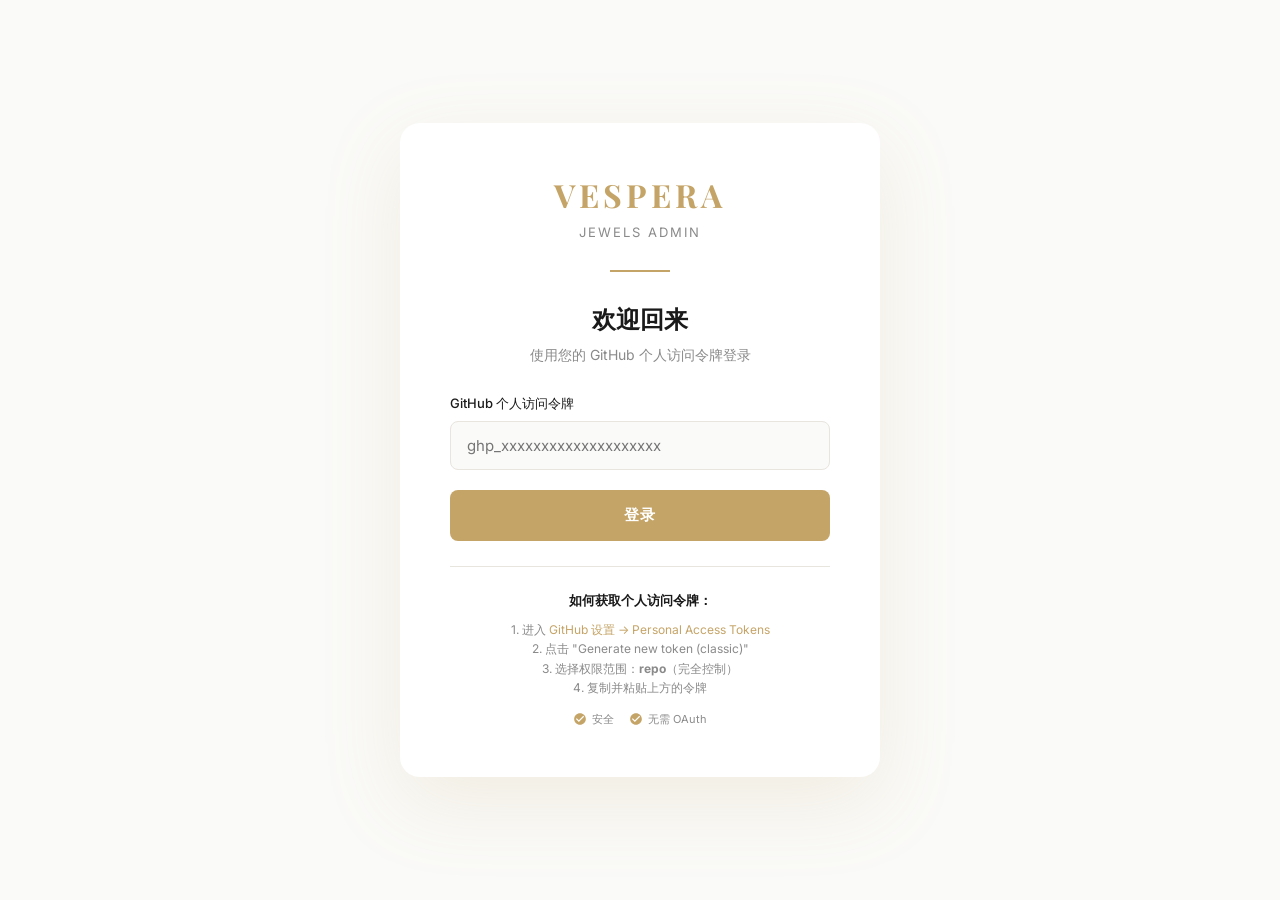
<file: admin/login.html>
<!DOCTYPE html>
<html lang="zh-CN">
<head>
    <meta charset="UTF-8">
    <meta name="viewport" content="width=device-width, initial-scale=1.0">
    <title>登录 - Vespera Jewels 管理后台</title>
    <link href="https://fonts.googleapis.com/css2?family=Playfair+Display:wght@400;500;600;700&family=Inter:wght@300;400;500;600&display=swap" rel="stylesheet">
    <style>
        * {
            margin: 0;
            padding: 0;
            box-sizing: border-box;
        }

        :root {
            --gold: #C5A467;
            --gold-dark: #B8924A;
            --bg: #FAFAF8;
            --white: #FFFFFF;
            --dark: #0F0F0F;
            --text: #1A1A1A;
            --text-secondary: #8A8A8A;
            --border: #E8E4DE;
        }

        body {
            font-family: 'Inter', sans-serif;
            background: var(--bg);
            min-height: 100vh;
            display: flex;
            align-items: center;
            justify-content: center;
            padding: 20px;
        }

        .login-container {
            background: var(--white);
            border-radius: 20px;
            box-shadow: 0 25px 80px rgba(197, 164, 103, 0.15);
            padding: 50px;
            max-width: 480px;
            width: 100%;
            text-align: center;
        }

        .logo {
            margin-bottom: 30px;
        }

        .logo h1 {
            font-family: 'Playfair Display', serif;
            font-size: 32px;
            color: var(--gold);
            letter-spacing: 4px;
            margin-bottom: 8px;
        }

        .logo p {
            font-size: 13px;
            color: var(--text-secondary);
            letter-spacing: 2px;
            text-transform: uppercase;
        }

        .divider {
            width: 60px;
            height: 2px;
            background: var(--gold);
            margin: 0 auto 30px;
        }

        h2 {
            font-family: 'Playfair Display', serif;
            font-size: 24px;
            color: var(--text);
            margin-bottom: 10px;
        }

        .subtitle {
            color: var(--text-secondary);
            font-size: 14px;
            margin-bottom: 30px;
        }

        .form-group {
            margin-bottom: 20px;
            text-align: left;
        }

        label {
            display: block;
            font-size: 13px;
            font-weight: 500;
            color: var(--text);
            margin-bottom: 8px;
        }

        input[type="password"],
        input[type="text"] {
            width: 100%;
            padding: 14px 16px;
            border: 1px solid var(--border);
            border-radius: 8px;
            font-size: 15px;
            font-family: 'Inter', sans-serif;
            transition: all 0.3s ease;
            background: var(--bg);
        }

        input:focus {
            outline: none;
            border-color: var(--gold);
            box-shadow: 0 0 0 3px rgba(197, 164, 103, 0.1);
        }

        .btn {
            width: 100%;
            padding: 16px;
            background: var(--gold);
            color: var(--white);
            border: none;
            border-radius: 8px;
            font-size: 15px;
            font-weight: 600;
            cursor: pointer;
            transition: all 0.3s ease;
            letter-spacing: 1px;
        }

        .btn:hover {
            background: var(--gold-dark);
            transform: translateY(-2px);
        }

        .btn:disabled {
            opacity: 0.6;
            cursor: not-allowed;
            transform: none;
        }

        .btn.loading {
            position: relative;
            color: transparent;
        }

        .btn.loading::after {
            content: '';
            position: absolute;
            width: 20px;
            height: 20px;
            border: 2px solid var(--white);
            border-top-color: transparent;
            border-radius: 50%;
            animation: spin 0.8s linear infinite;
            left: 50%;
            top: 50%;
            transform: translate(-50%, -50%);
        }

        @keyframes spin {
            to { transform: translate(-50%, -50%) rotate(360deg); }
        }

        .message {
            padding: 14px 16px;
            border-radius: 8px;
            margin-bottom: 20px;
            font-size: 14px;
            text-align: left;
            display: none;
        }

        .message.error {
            background: #FEE2E2;
            color: #991B1B;
            border: 1px solid #FECACA;
            display: block;
        }

        .message.success {
            background: #D1FAE5;
            color: #065F46;
            border: 1px solid #A7F3D0;
            display: block;
        }

        .help-text {
            margin-top: 25px;
            padding-top: 25px;
            border-top: 1px solid var(--border);
        }

        .help-text h4 {
            font-size: 13px;
            color: var(--text);
            margin-bottom: 10px;
        }

        .help-text p {
            font-size: 12px;
            color: var(--text-secondary);
            line-height: 1.6;
        }

        .help-text a {
            color: var(--gold);
            text-decoration: none;
        }

        .help-text a:hover {
            text-decoration: underline;
        }

        .features {
            display: flex;
            gap: 15px;
            margin-top: 15px;
            justify-content: center;
        }

        .feature {
            font-size: 11px;
            color: var(--text-secondary);
            display: flex;
            align-items: center;
            gap: 5px;
        }

        .feature svg {
            width: 14px;
            height: 14px;
            fill: var(--gold);
        }

        @media (max-width: 480px) {
            .login-container {
                padding: 30px 25px;
            }
            .logo h1 {
                font-size: 26px;
            }
        }
    </style>
</head>
<body>
    <div class="login-container">
        <div class="logo">
            <h1>VESPERA</h1>
            <p>Jewels Admin</p>
        </div>
        
        <div class="divider"></div>
        
        <h2>欢迎回来</h2>
        <p class="subtitle">使用您的 GitHub 个人访问令牌登录</p>

        <div id="message" class="message"></div>

        <form id="loginForm">
            <div class="form-group">
                <label for="token">GitHub 个人访问令牌</label>
                <input 
                    type="password" 
                    id="token" 
                    placeholder="ghp_xxxxxxxxxxxxxxxxxxxx"
                    autocomplete="off"
                    required
                >
            </div>

            <button type="submit" class="btn" id="loginBtn">
                登录
            </button>
        </form>

        <div class="help-text">
            <h4>如何获取个人访问令牌：</h4>
            <p>
                1. 进入 <a href="https://github.com/settings/tokens" target="_blank">GitHub 设置 → Personal Access Tokens</a><br>
                2. 点击 "Generate new token (classic)"<br>
                3. 选择权限范围：<strong>repo</strong>（完全控制）<br>
                4. 复制并粘贴上方的令牌
            </p>
            <div class="features">
                <span class="feature">
                    <svg viewBox="0 0 24 24"><path d="M12 2C6.48 2 2 6.48 2 12s4.48 10 10 10 10-4.48 10-10S17.52 2 12 2zm-2 15l-5-5 1.41-1.41L10 14.17l7.59-7.59L19 8l-9 9z"/></svg>
                    安全
                </span>
                <span class="feature">
                    <svg viewBox="0 0 24 24"><path d="M12 2C6.48 2 2 6.48 2 12s4.48 10 10 10 10-4.48 10-10S17.52 2 12 2zm-2 15l-5-5 1.41-1.41L10 14.17l7.59-7.59L19 8l-9 9z"/></svg>
                    无需 OAuth
                </span>
            </div>
        </div>
    </div>

    <script>
        const REPO_OWNER = 'leejackma';
        const REPO_NAME = 'vesperajewels';
        const API_BASE = `https://api.github.com/repos/${REPO_OWNER}/${REPO_NAME}/contents`;

        const loginForm = document.getElementById('loginForm');
        const tokenInput = document.getElementById('token');
        const loginBtn = document.getElementById('loginBtn');
        const messageDiv = document.getElementById('message');

        // Check if already logged in
        const savedToken = localStorage.getItem('gh_pat');
        if (savedToken) {
            window.location.href = 'dashboard.html';
        }

        function showMessage(text, type) {
            messageDiv.textContent = text;
            messageDiv.className = `message ${type}`;
            messageDiv.style.display = 'block';
        }

        function hideMessage() {
            messageDiv.style.display = 'none';
        }

        async function validateToken(token) {
            try {
                const response = await fetch('https://api.github.com/user', {
                    headers: {
                        'Authorization': `Bearer ${token}`,
                        'Accept': 'application/vnd.github.v3+json'
                    }
                });

                if (response.status === 401) {
                    return { valid: false, error: '令牌无效，请检查后重试。' };
                }

                if (!response.ok) {
                    return { valid: false, error: `API 错误: ${response.status}` };
                }

                const user = await response.json();
                return { valid: true, user };
            } catch (error) {
                return { valid: false, error: '网络错误，请检查您的网络连接。' };
            }
        }

        loginForm.addEventListener('submit', async (e) => {
            e.preventDefault();
            hideMessage();

            const token = tokenInput.value.trim();
            if (!token) {
                showMessage('请输入您的 GitHub 令牌。', 'error');
                return;
            }

            if (!token.startsWith('ghp_') && !token.startsWith('github_pat_')) {
                showMessage('令牌应以 "ghp_" 或 "github_pat_" 开头。', 'error');
                return;
            }

            // Set loading state
            loginBtn.disabled = true;
            loginBtn.classList.add('loading');
            loginBtn.textContent = '';

            try {
                const result = await validateToken(token);

                if (result.valid) {
                    // Save token
                    localStorage.setItem('gh_pat', token);
                    localStorage.setItem('gh_user', JSON.stringify(result.user));
                    
                    showMessage('登录成功！正在跳转...', 'success');
                    setTimeout(() => {
                        window.location.href = 'dashboard.html';
                    }, 500);
                } else {
                    showMessage(result.error, 'error');
                    loginBtn.disabled = false;
                    loginBtn.classList.remove('loading');
                    loginBtn.textContent = '登录';
                }
            } catch (error) {
                showMessage('发生未知错误。', 'error');
                loginBtn.disabled = false;
                loginBtn.classList.remove('loading');
                loginBtn.textContent = '登录';
            }
        });
    </script>
</body>
</html>
</file>
